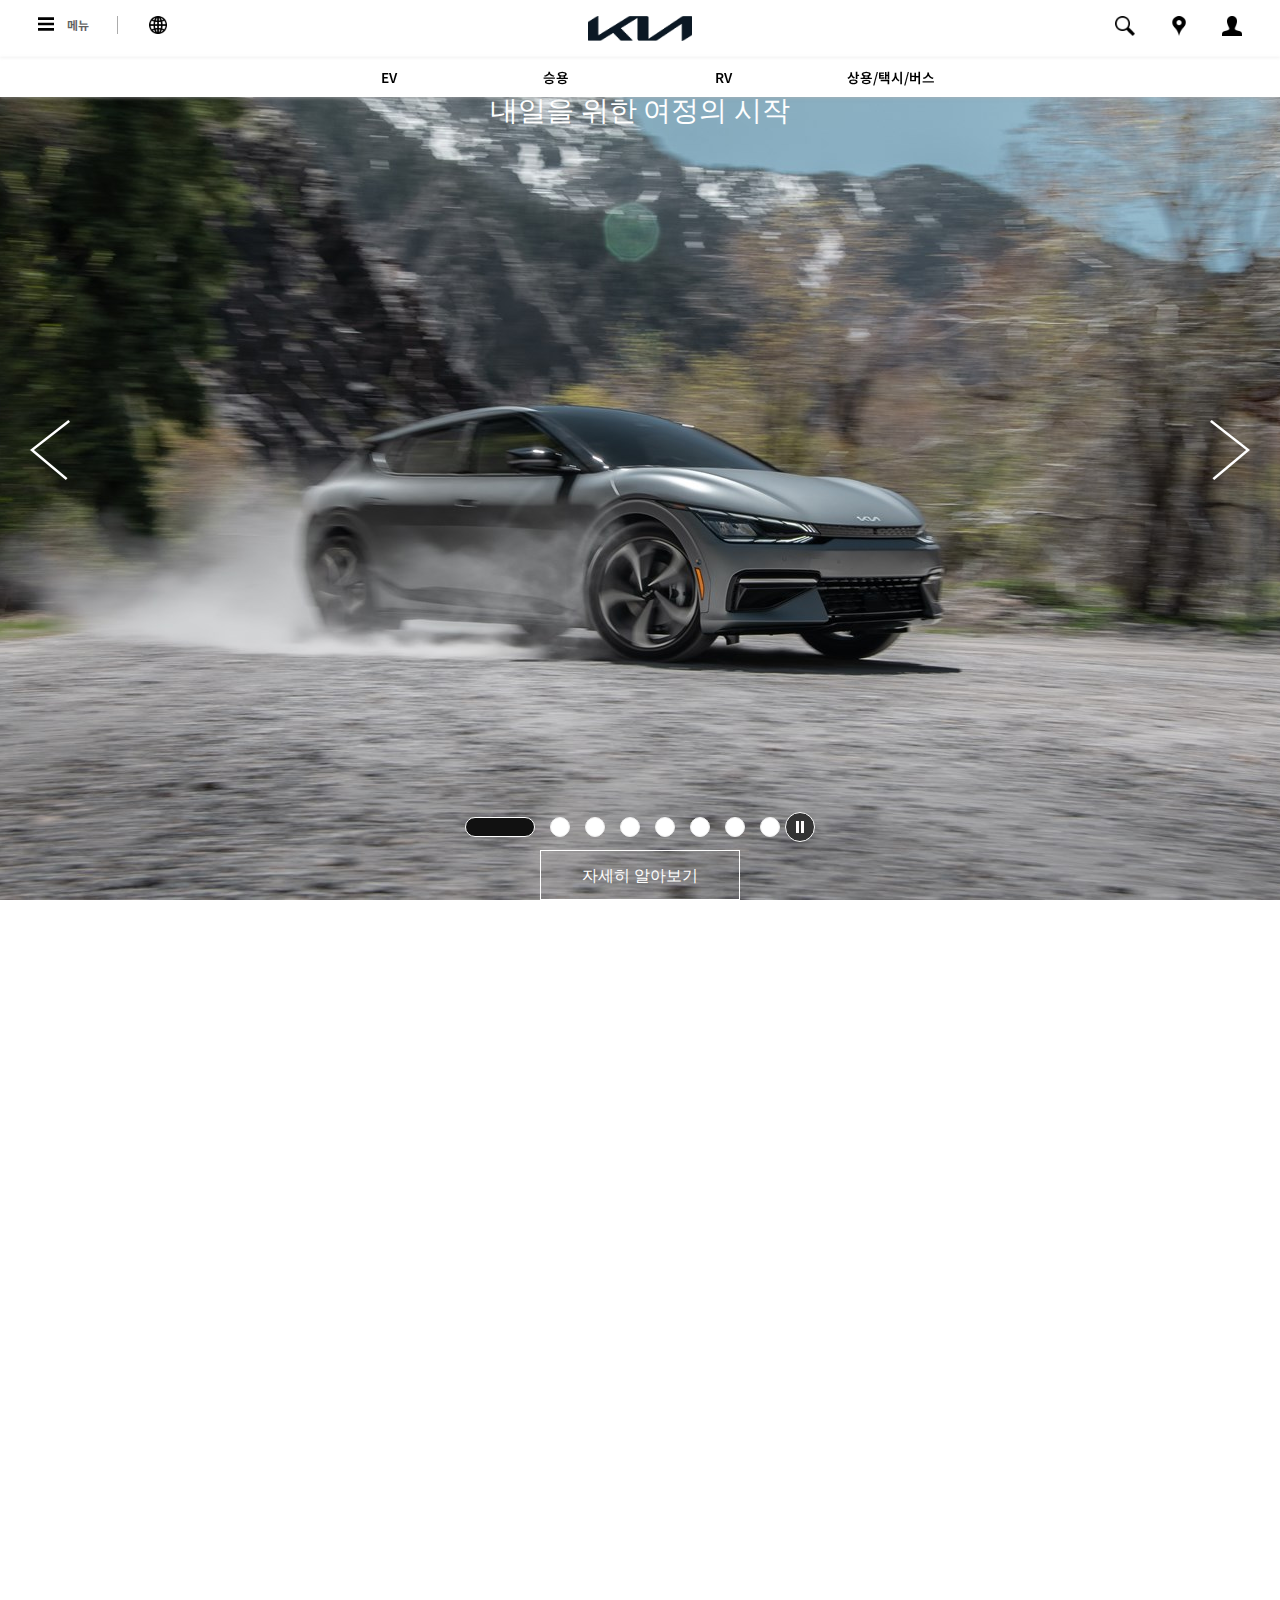
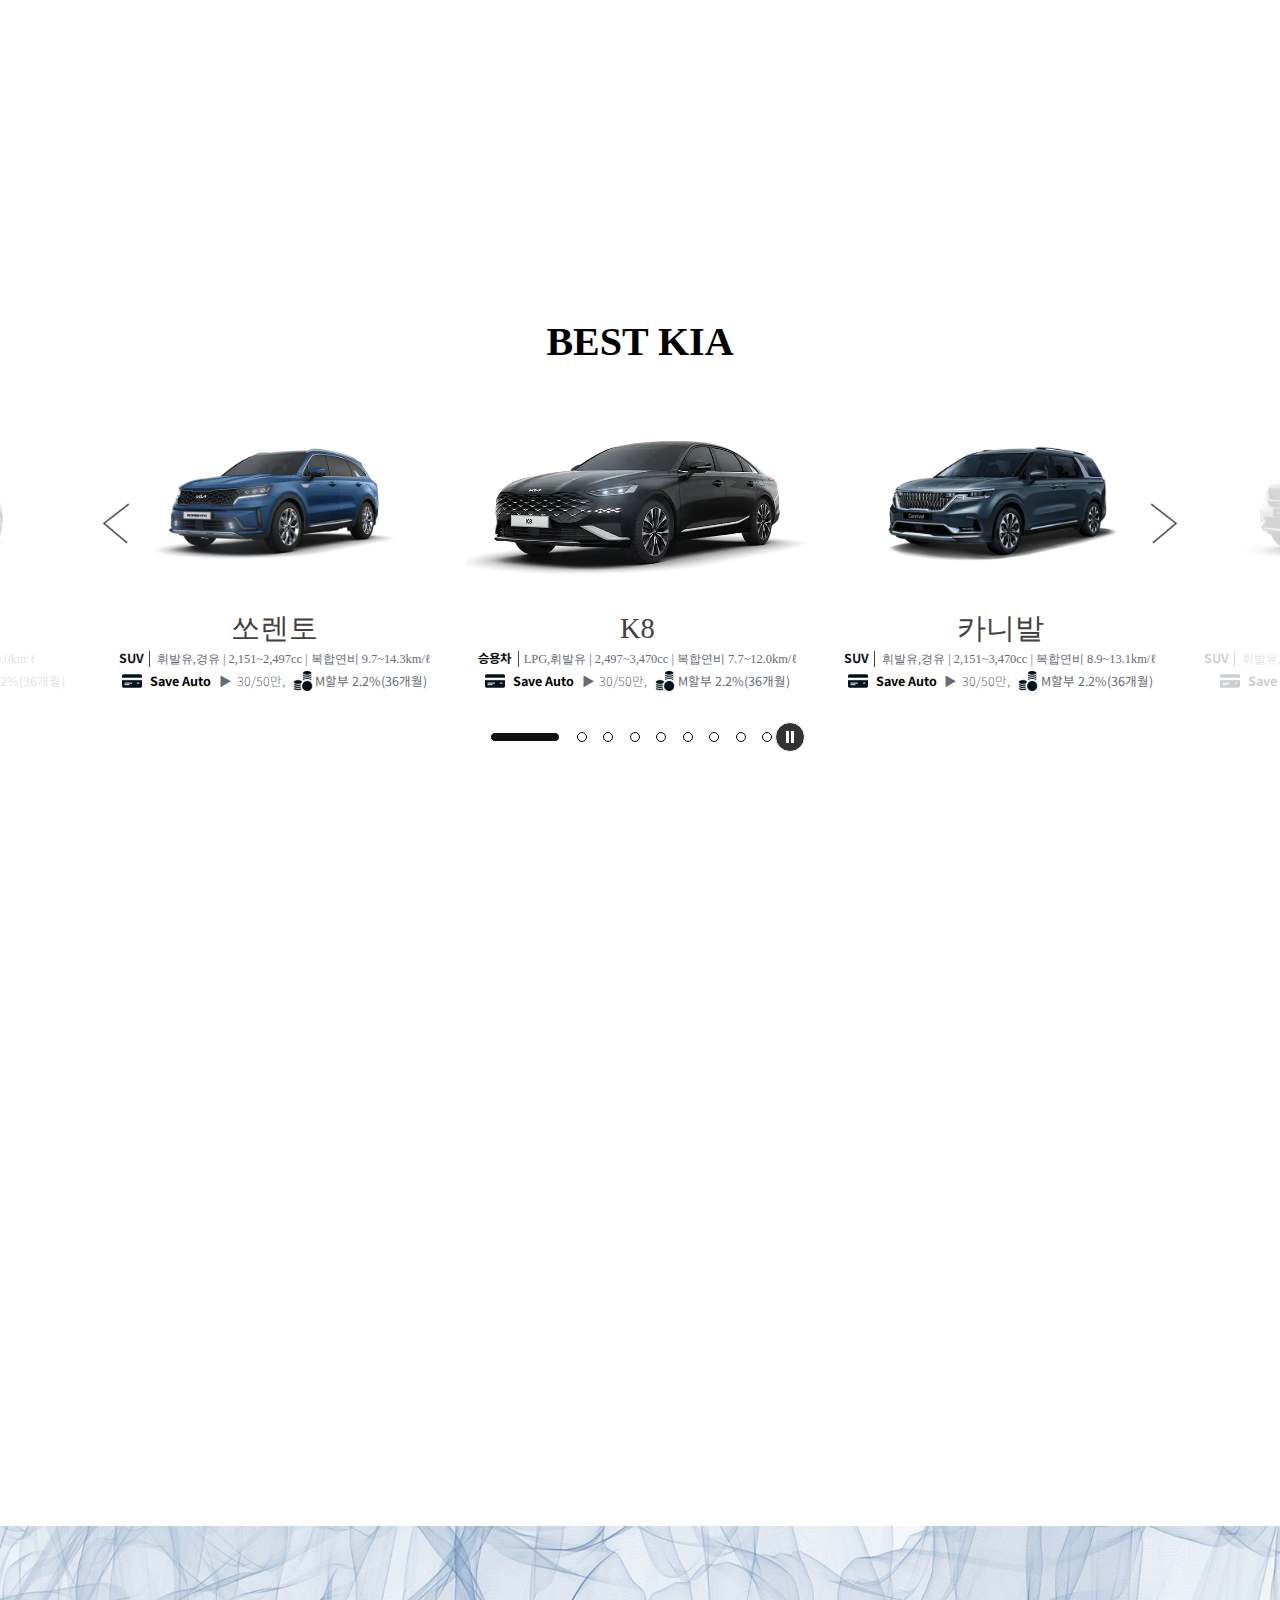
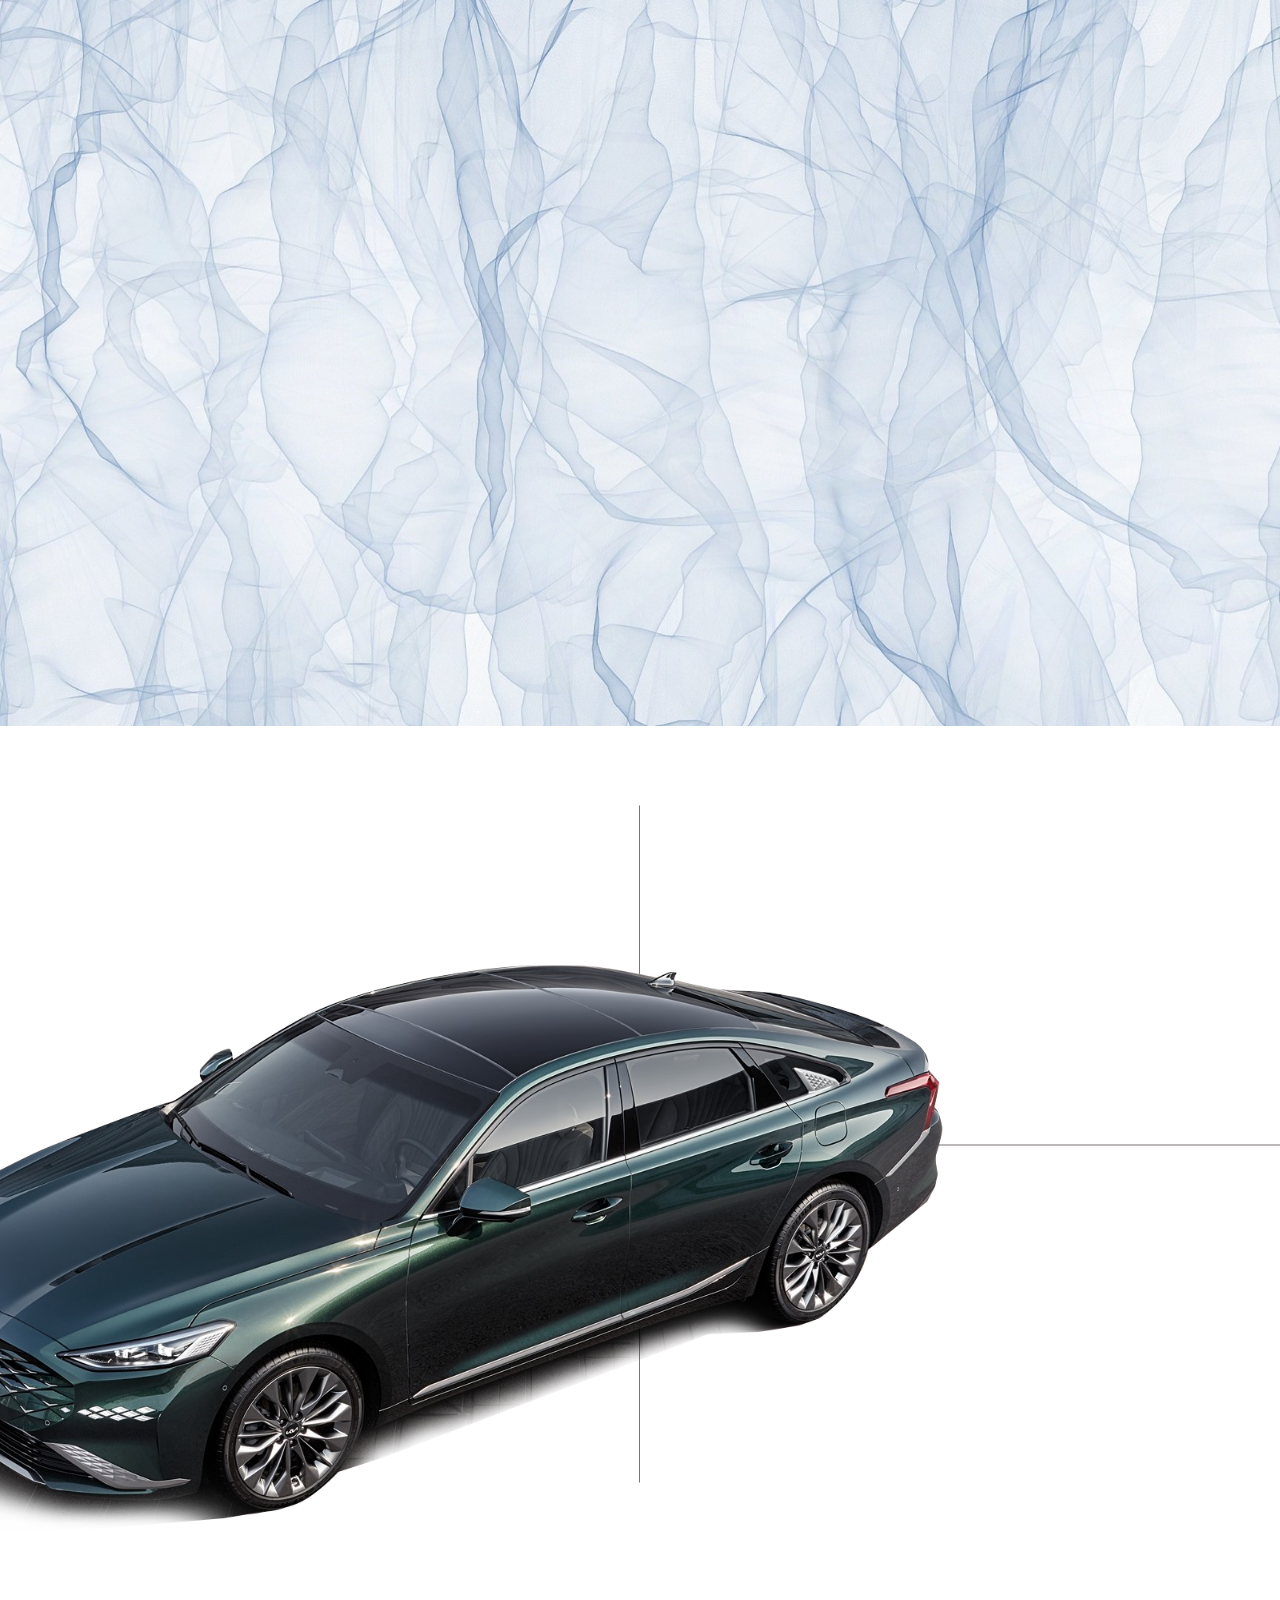
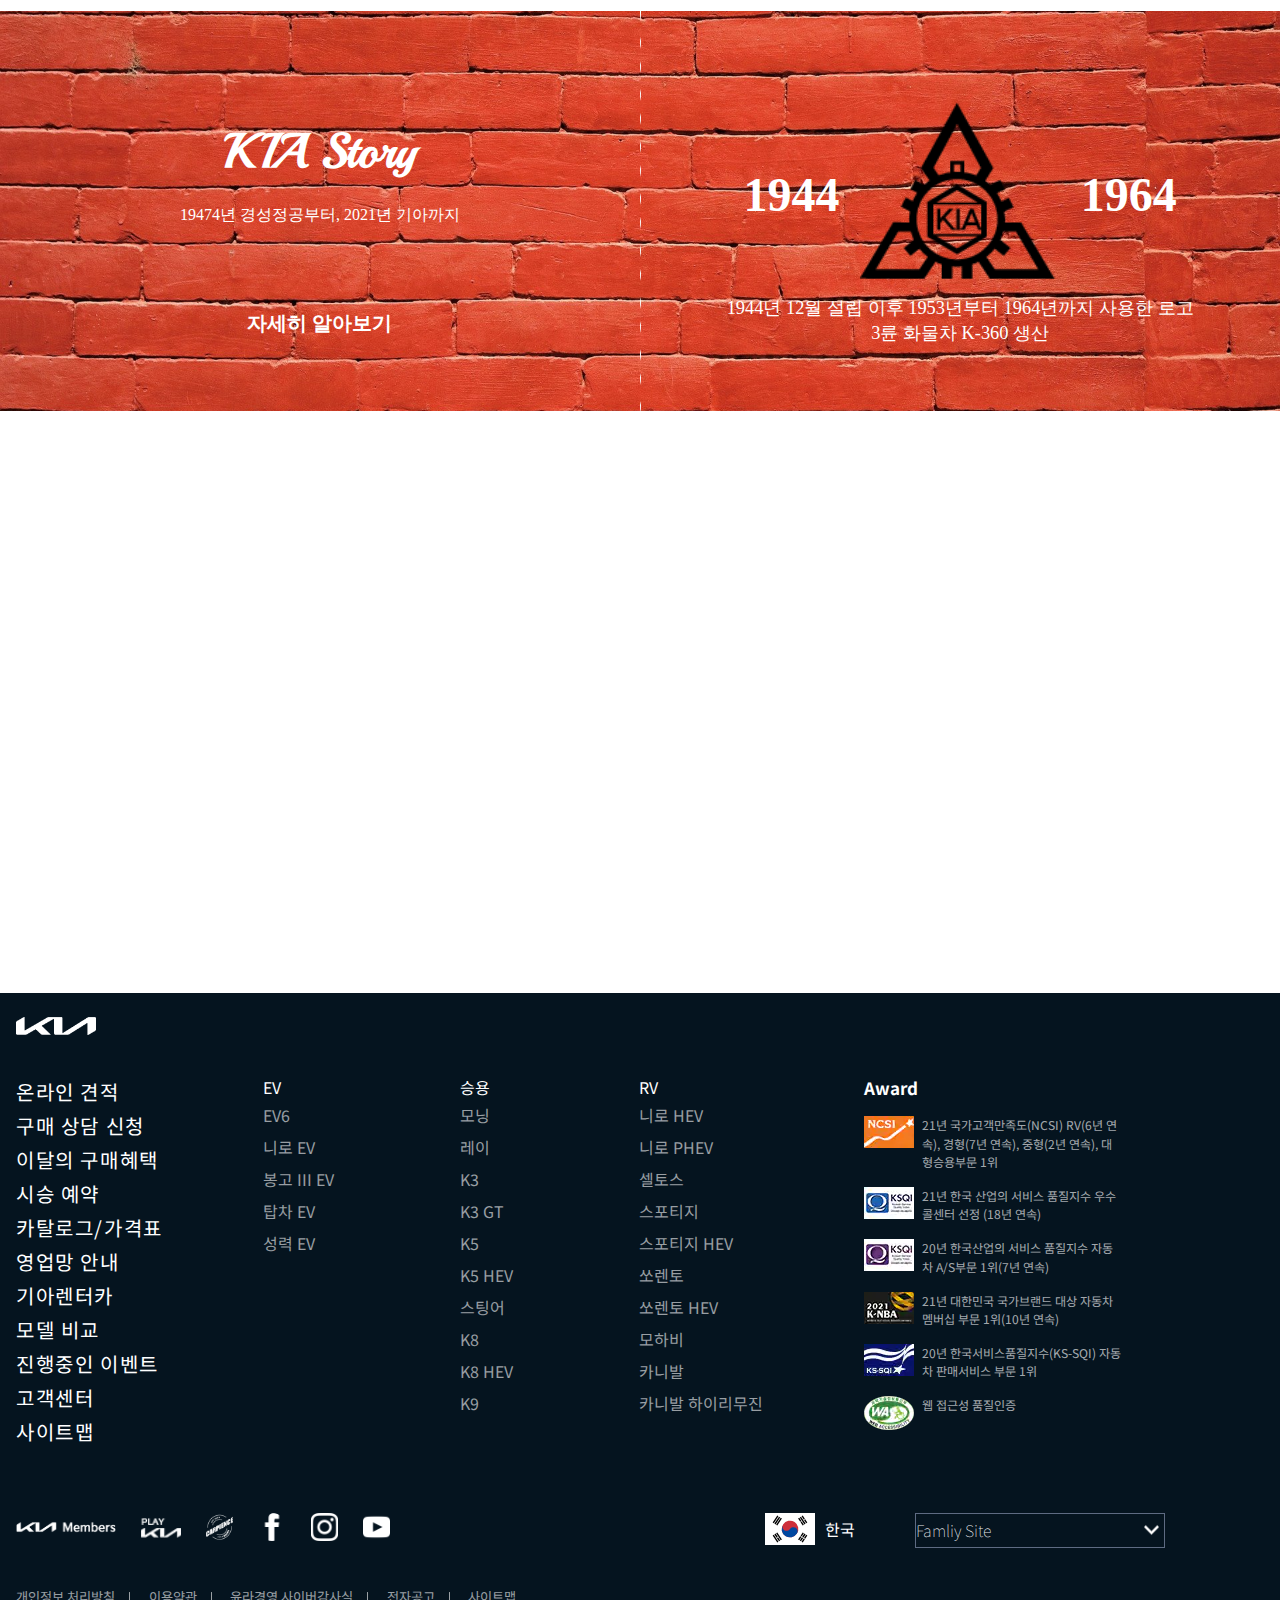
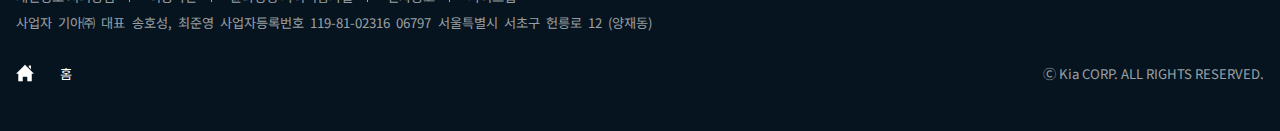
<file: index.html>
<!DOCTYPE html>
<html lang="en">

<head>
    <meta charset="UTF-8">
    <meta http-equiv="X-UA-Compatible" content="IE=edge">
    <meta name="viewport" content="width=device-width, initial-scale=1.0">
    <title>KIA</title>
    <link rel="stylesheet" href="css/index.css">
    <link rel="shortcut icon" href="favicon.ico" type="image/x-icon">
    <link rel="icon" href="favicon.ico" type="image/x-icon">
    <script src="js/header.js" defer></script>
    <script src="js/index.js" defer></script>
    <script src="js/footer.js" defer></script>
</head>
<body>
    <div id="wrap">
        <div class="header">
            <div class="inner-header">
                <div class="nav">
                    <div class="top-nav">
                        <div class="left-top-nav">
                            <ul>
                                <li class="sideBar"><span class="sideBar"></span><p>메뉴</p></li>
                                <li><a href="#"><span class="globe"></span></a></li>
                            </ul>
                        </div>
                        <div class="logo">
                            <a href="/KIA/">
                                <span class="hLogo"></span>
                            </a>
                        </div>
                        <div class="right-top-nav">
                            <ul>
                                <li><span class="search"></span></li>
                                <li><a href="#"><span class="location"></span></a></li>
                                <li><a href="/KIA/login"><span class="login"></span></a></li>
                            </ul>
                        </div>
                    </div>
                    <div class="bottom-nav">
                        <div class="gnb">
                            <ul>
                                <li><a href="#">EV</a>
                                    <ul class="gnbSub">
                                        <li><a href="#">EV6</a></li>
                                        <li><a href="#">니로 EV</a></li>
                                        <li><a href="#">봉고III EV</a></li>
                                        <li><a href="#">탑차 EV</a></li>
                                        <li><a href="#">성력 EV</a></li>
                                    </ul>
                                </li>
                                <li><a href="#">승용</a>
                                    <ul class="gnbSub">
                                        <li><a href="#">모닝</a></li>
                                        <li><a href="#">레이</a></li>
                                        <li><a href="#">K3</a></li>
                                        <li><a href="#">K3 GT</a></li>
                                        <li><a href="#">K5</a></li>
                                        <li><a href="#">K5 하이브리드</a></li>
                                        <li><a href="#">스팅어</a></li>
                                        <li><a href="#">K8</a></li>
                                        <li><a href="#">K8 하이브리드</a></li>
                                        <li><a href="#">K9</a></li>
                                    </ul>
                                </li>
                                <li><a href="#">RV</a>
                                    <ul class="gnbSub">
                                        <li><a href="#">니로</a></li>
                                        <li><a href="#">니로 플러그인 하이브리드</a></li>
                                        <li><a href="#">셀토스</a></li>
                                        <li><a href="#">스포티지</a></li>
                                        <li><a href="#">스포티지 하이브리드</a></li>
                                        <li><a href="#">쏘렌토</a></li>
                                        <li><a href="#">쏘렌토 하이브리드</a></li>
                                        <li><a href="#">모하비</a></li>
                                        <li><a href="#">카니발</a></li>
                                        <li><a href="#">카니발 하이리무진</a></li>
                                    </ul>
                                </li>
                                <li><a href="#">상용/택시/버스</a>
                                    <ul class="gnbSub">
                                        <li><a href="#">K5 택시</a></li>
                                        <li><a href="#">K8 택시</a></li>
                                        <li><a href="#">봉고III트럭</a></li>
                                        <li><a href="#">탑차</a></li>
                                        <li><a href="#">건설</a></li>
                                        <li><a href="#">성력</a></li>
                                        <li><a href="#">수송</a></li>
                                        <li><a href="#">그랜버드</a></li>
                                    </ul>
                                </li>
                            </ul>
                        </div>
                    </div>
                </div>
                <div class="sub-nav">
                    <div class="sub-nav-con">
                        <span class="nav-con"></span>
                    </div>
                </div>
                <div class="windowSearch">
                    <div class="searchCon">
                        <span class="searchClose"></span>
                        <form action="searchOk.do" method="POST" name="searchBox" id="searchBox">
                            <input type="search" name="search" id="search" placeholder="검색...">
                            <input type="button" name="searchOk"  id="searchOkBtn">
                        </form>
                    </div>
                </div>
            </div>
        </div>
        <div class="menu-con">
            <span class="close"></span>
            <div class="menuNav">
                <div class="top-menuNav">
                    <div class="left-menuNav">
                        <ul>
                            <li><a href="#">차량</a></li>
                            <li><a href="#">구매정보</a></li>
                            <li><a href="#">체험센터</a></li>
                            <li><a href="#">이벤트</a></li>
                            <li><a href="#">고객센터</a></li>
                        </ul>
                    </div>
                    <div class="right-menuNav">
                        <ul>
                            <li><a href="#">브랜드</a></li>
                            <li><a href="#">KIA EV</a></li>
                            <li><a href="#">기아 멤버스</a></li>
                        </ul>
                    </div>
                </div>
                <div class="bottom-menuNav">
                    <ul>
                        <li><a href="#">온라인 견적</a></li>
                        <li><a href="#">카탈로그/가격표</a></li>
                        <li><a href="#">이달의 구매혜택</a></li>
                        <li><a href="#">구매 상담 신청</a></li>
                        <li><a href="#">시승 예약</a></li>
                    </ul>
                </div>
            </div>
        </div>
        <div class="windowLogin">
            <div class="loginCon">
                <form action="loginOk.do" method="POST" name="loginForm" id="loginForm">
                    <div class="login-title">
                        <h1 class="login-title-con">
                            <img src="img/logo.png" alt="login-logo">
                        </h1>
                        <p class="myKia">My KIA</p>
                    </div>
                    <div class="login-con">
                        <label>이메일 로그인</label>
                        <input type="email" name="userId" id="userId" placeholder="이메일 주소">
                        <input type="password" name="userPw" id="userPw" placeholder="비밀번호">
                        <input type="button" name="loginBtn" id="loginBtn" value="로그인">
                        <p><a href="#">아이디 찾기</a><a href="#">비밀번호 초기화</a></p>
                        <p>기아 통합계정에 가입하지 않으셨나요?<a href="/KIA/join">회원가입</a></p>
                    </div>
                </form>
                <p>COPYRIGHT © KIA CORP. ALL RIGHTS RESERVED.</p>
            </div>
        </div>
        <div class="container">
            <div class="inner-container">
                <div class="index">
                    <div class="sections">
                        <div class="section sec1">
                            <div class="sec-con">
                                <div class="gallery">
                                    <ul>
                                        <li class="fadeIn">
                                            <div class="sec1-con">
                                                <div class="sec1-txt sec1TxtAnima">
                                                    <h1><img src="img/ev6.png" alt="ev6"></h1>
                                                    <p>내일을 위한 여정의 시작</p>
                                                </div>
                                                <a href="#" class="sec1aAnima">
                                                    <span>자세히 알아보기</span>
                                                </a>
                                            </div>
                                        </li>
                                        <li>
                                            <div class="sec1-con">
                                                <div class="sec1-txt">
                                                    <h1><img src="img/sportage.png" alt="sportage"></h1>
                                                    <p>궁금한 그곳으로, 나를</p>
                                                </div>
                                                <a href="#">
                                                    <span>자세히 알아보기</span>
                                                </a>
                                            </div>
                                        </li>
                                        <li>
                                            <div class="sec1-con">
                                                <div class="sec1-txt">
                                                    <h1><img src="img/k8.png" alt="k8"></h1>
                                                    <p>영감은 낯선 것으로부터</p>
                                                </div>
                                                <a href="#">
                                                    <span>자세히 알아보기</span>
                                                </a>
                                            </div>
                                        </li>
                                        <li>
                                            <div class="sec1-con">
                                                <div class="sec1-txt">
                                                    <h1><img src="img/k9.png" alt="k9"></h1>
                                                    <p>Masters that inspire</p>
                                                </div>
                                                <a href="#">
                                                    <span>자세히 알아보기</span>
                                                </a>
                                            </div>
                                        </li>
                                        <li>
                                            <div class="sec1-con">
                                                <div class="sec1-txt">
                                                    <h1><img src="img/k3.png" alt="k3"></h1>
                                                    <p>나만의 완성을 향해</p>
                                                </div>
                                                <a href="#">
                                                    <span>자세히 알아보기</span>
                                                </a>
                                            </div>
                                        </li>
                                        <li>
                                            <div class="sec1-con">
                                                <div class="sec1-txt">
                                                    <h1><img src="img/k5.png" alt="k5"></h1>
                                                    <p>Play Interactive </p>
                                                </div>
                                                <a href="#">
                                                    <span>자세히 알아보기</span>
                                                </a>
                                            </div>
                                        </li>
                                        <li>
                                            <div class="sec1-con">
                                                <div class="sec1-txt">
                                                    <h1><img src="img/stinger.png" alt="stinger"></h1>
                                                    <p>이 시대 마이스터를 위하여</p>
                                                </div>
                                                <a href="#">
                                                    <span>자세히 알아보기</span>
                                                </a>
                                            </div>
                                        </li>
                                        <li>
                                            <div class="sec1-con">
                                                <div class="sec1-txt">
                                                    <h1><img src="img/seltos.png" alt="seltos"></h1>
                                                    <p>하이클래스 소형 SUV, The 2022 셀토스</p>
                                                </div>
                                                <a href="#">
                                                    <span>자세히 알아보기</span>
                                                </a>
                                            </div>
                                        </li>
                                    </ul>
                                </div>
                                <div class="centerBtn">
                                    <span class="arrow arrowLeft overOut"></span>
                                    <span class="arrow arrowRight overOut"></span>
                                </div>
                                <div class="bCon">
                                    <div class="items">
                                        <ul>
                                            <li class="on overOut"></li>
                                            <li class="overOut"></li>
                                            <li class="overOut"></li>
                                            <li class="overOut"></li>
                                            <li class="overOut"></li>
                                            <li class="overOut"></li>
                                            <li class="overOut"></li>
                                            <li class="overOut"></li>
                                            <li>
                                                <button type="button"></button>
                                            </li>
                                        </ul>
                                    </div>
                                </div>
                            </div>
                        </div>
                        <div class="section sec2">
                            <div class="sec2-con">
                                <div class="sec2-title">
                                    <h1>Movement that inspires</h1>
                                    <div class="title-box">
                                        <a href="#"><span>기아와 함께</span></a>
                                        <div class="sec2-detail">
                                            <a href="#"><span>자세히 알아보기</span></a>
                                            <div class="btn-con">
                                                <a href="#"><span>온라인 견적</span></a>
                                                <a href="#"><span>구매 상담</span></a>
                                                <a href="#"><span>이달의 구매혜택</span></a>
                                                <a href="#"><span>시승 신청</span></a>
                                                <a href="#"><span>카탈로그/가격표</span></a>
                                            </div>
                                        </div>
                                    </div>
                                </div>
                                <div class="sec2-main">
                                    <div class="sec2-left">
                                        <a href="#">
                                            <img src="img/sec2-1.jpg" alt="ev6">
                                            <div class="secreatBox">
                                                <span>KIA EV</span>
                                            </div>
                                        </a>
                                    </div>
                                    <div class="sec2-right">
                                        <a href="#">
                                            <img src="img/sec2-2.jpg" alt="k8">
                                            <div class="secreatBox">
                                                <span>K-Series</span>
                                            </div>
                                        </a>
                                    </div>
                                </div>
                            </div>
                        </div>
                        <div class="section sec3">
                            <div class="sec3-con">
                                <div class="sec3-title">
                                    <h1 class="sec3Title">
                                        BEST KIA
                                    </h1>
                                </div>
                                <div class="banner">
                                    <ul>
                                        <li>
                                            <a href="#">
                                                <div class="sec3LiCon">
                                                    <span class="topImg">
                                                        <img src="img/bestkia_k8.webp" alt="k8">
                                                    </span>
                                                    <span class="name">K8</span>
                                                    <span class="info">
                                                        <strong>승용차</strong>
                                                        LPG,휘발유 | 2,497~3,470cc | 복합연비 7.7~12.0km/ℓ
                                                    </span>
                                                    <div class="benefit">
                                                        <p class="saveIcon">Save Auto
                                                            <span>30/50만,</span>
                                                        </p>
                                                        <p class="saveIcon2">
                                                            <span>M할부 2.2%(36개월)</span>
                                                        </p>
                                                    </div>
                                                </div>
                                            </a>
                                        </li>
                                        <li>
                                            <a href="#">
                                                <div class="sec3LiCon">
                                                    <span class="topImg">
                                                        <img src="img/bestkia_4thcarnival.webp" alt="카니발">
                                                    </span>
                                                    <span class="name">카니발</span>
                                                    <span class="info">
                                                        <strong>SUV</strong>
                                                        휘발유,경유 | 2,151~3,470cc | 복합연비 8.9~13.1km/ℓ
                                                    </span>
                                                    <div class="benefit">
                                                        <p class="saveIcon">Save Auto
                                                            <span>30/50만,</span>
                                                        </p>
                                                        <p class="saveIcon2">
                                                            <span>M할부 2.2%(36개월)</span>
                                                        </p>
                                                    </div>
                                                </div>
                                            </a>
                                        </li>
                                        <li>
                                            <a href="#">
                                                <div class="sec3LiCon">
                                                    <span class="topImg">
                                                        <img src="img/bestkia_seltos.webp" alt="seltos">
                                                    </span>
                                                    <span class="name">셀토스</span>
                                                    <span class="info">
                                                        <strong>SUV</strong>
                                                        휘발유,경유 | 1,591~1,598cc | 복합연비 10.9~17.1km/ℓ
                                                    </span>
                                                    <div class="benefit">
                                                        <p class="saveIcon">Save Auto
                                                            <span>30만,</span>
                                                        </p>
                                                        <p class="saveIcon2">
                                                            <span>M할부 2.2%(36개월)</span>
                                                        </p>
                                                    </div>
                                                </div>
                                            </a>
                                        </li>
                                        <li>
                                            <a href="#">
                                                <div class="sec3LiCon">
                                                    <span class="topImg">
                                                        <img src="img/bestkia_k3.webp" alt="k3">
                                                    </span>
                                                    <span class="name">K3</span>
                                                    <span class="info">
                                                        <strong>승용차</strong>
                                                        휘발유 | 1,598cc | 복합연비 14.1~15.2km/ℓ
                                                    </span>
                                                    <div class="benefit">
                                                        <p class="saveIcon">Save Auto
                                                            <span>20/30만,</span>
                                                        </p>
                                                        <p class="saveIcon2">
                                                            <span>M할부 2.2%(36개월)</span>
                                                        </p>
                                                    </div>
                                                </div>
                                            </a>
                                        </li>
                                        <li>
                                            <a href="#">
                                                <div class="sec3LiCon">
                                                    <span class="topImg">
                                                        <img src="img/bestkia_k5.png" alt="k5">
                                                    </span>
                                                    <span class="name">K5</span>
                                                    <span class="info">
                                                        <strong>승용차</strong>
                                                        휘발유 | 1,598~1,999cc | 복합연비 10.9~13.6km/ℓ
                                                    </span>
                                                    <div class="benefit">
                                                        <p class="saveIcon">Save Auto
                                                            <span>30/50만,</span>
                                                        </p>
                                                        <p class="saveIcon2">
                                                            <span>M할부 2.2%(36개월)</span>
                                                        </p>
                                                    </div>
                                                </div>
                                            </a>
                                        </li>
                                        <li>
                                            <a href="#">
                                                <div class="sec3LiCon">
                                                    <span class="topImg">
                                                        <img src="img/bestkia_mohave.webp" alt="mohabe">
                                                    </span>
                                                    <span class="name">모하비</span>
                                                    <span class="info">
                                                        <strong>SUV</strong>
                                                        경유 | 2,959cc | 복합연비 9.2~9.4km/ℓ
                                                    </span>
                                                    <div class="benefit">
                                                        <p class="saveIcon">Save Auto
                                                            <span>30/50만,</span>
                                                        </p>
                                                        <p class="saveIcon2">
                                                            <span>M할부 1.0%(36개월)</span>
                                                        </p>
                                                    </div>
                                                </div>
                                            </a>
                                        </li>
                                        <li>
                                            <a href="#">
                                                <div class="sec3LiCon">
                                                    <span class="topImg">
                                                        <img src="img/header-18.webp" alt="sportage">
                                                    </span>
                                                    <span class="name">스포티지</span>
                                                    <span class="info">
                                                        <strong>SUV</strong>
                                                        휘발유,경유 | 1,591~1,598cc | 복합연비 10.9~17.1km/ℓ
                                                    </span>
                                                    <div class="benefit">
                                                        <p class="saveIcon">Save Auto
                                                            <span>30/50만,</span>
                                                        </p>
                                                        <p class="saveIcon2">
                                                            <span>M할부 2.2%(36개월)</span>
                                                        </p>
                                                    </div>
                                                </div>
                                            </a>
                                        </li>
                                        <li>
                                            <a href="#">
                                                <div class="sec3LiCon">
                                                    <span class="topImg">
                                                        <img src="img/bestkia_ray.png" alt="ray">
                                                    </span>
                                                    <span class="name">레이</span>
                                                    <span class="info">
                                                        <strong>SUV</strong>
                                                        휘발유 | 998cc | 복합연비 10.9~13.0km/ℓ
                                                    </span>
                                                    <div class="benefit">
                                                        <p class="saveIcon">Save Auto
                                                            <span>30/50만,</span>
                                                        </p>
                                                        <p class="saveIcon2">
                                                            <span>M할부 2.2%(36개월)</span>
                                                        </p>
                                                    </div>
                                                </div>
                                            </a>
                                        </li>
                                        <li>
                                            <a href="#">
                                                <div class="sec3LiCon">
                                                    <span class="topImg">
                                                        <img src="img/bestkia_4thgensorento.webp" alt="sorento">
                                                    </span>
                                                    <span class="name">쏘렌토</span>
                                                    <span class="info">
                                                        <strong>SUV</strong>
                                                        휘발유,경유 | 2,151~2,497cc | 복합연비 9.7~14.3km/ℓ
                                                    </span>
                                                    <div class="benefit">
                                                        <p class="saveIcon">Save Auto
                                                            <span>30/50만,</span>
                                                        </p>
                                                        <p class="saveIcon2">
                                                            <span>M할부 2.2%(36개월)</span>
                                                        </p>
                                                    </div>
                                                </div>
                                            </a>
                                        </li>
                                    </ul>
                                </div>
                                <span class="arrow arrowLeft overOut"></span>
                                <span class="arrow arrowRight overOut"></span>
                                <div class="sec3bCon">
                                    <div class="sec3Items">
                                        <ul>
                                            <li class="on overOut'"></li>
                                            <li class="overOut"></li>
                                            <li class="overOut"></li>
                                            <li class="overOut"></li>
                                            <li class="overOut"></li>
                                            <li class="overOut"></li>
                                            <li class="overOut"></li>
                                            <li class="overOut"></li>
                                            <li class="overOut"></li>
                                            <li>
                                                <button type="button" class="overOut"></button>
                                            </li>
                                        </ul>
                                    </div>
                                </div>
                            </div>
                        </div>
                        <div class="section sec4">
                            <div class="sec4-con">
                                <div class="sec4-title">
                                    <h1>NEW KIA</h1>
                                </div>
                                <div class="sec4-contents">
                                    <ul>
                                        <li>
                                            <div class="ev6ConBox">
                                                <div class="con-box">
                                                    <h2>Inspiring every journey</h2>
                                                    <p>우리의 삶과 지구의 내일까지 변화시킬
                                                        EV6의 의미 있는 여정에 함께해보세요.</p>
                                                    <a href="#">
                                                        <span>자세히 알아보기</span>
                                                    </a>
                                                </div>
                                            </div>
                                        </li>
                                        <li>
                                            <div class="sportageConBox">
                                                <div class="con-box">
                                                    <h2>궁금한 그곳으로, 나를<br>
                                                        Discover your world
                                                    </h2>
                                                    <h1>The all-new Sportage</h1>
                                                    <p>혁신적 공간의 고품격 준중형SUV</p>
                                                    <a href="#">
                                                        <span>자세히 알아보기</span>
                                                    </a>
                                                </div>
                                                <div class="con-img">
                                                    <img src="img/sportage_item.jpg" alt="sportage">
                                                </div>

                                            </div>
                                        </li>
                                        <li>
                                            <div class="k8ConBox">
                                                <div class="con-box">
                                                    <h1>The Outstanding, The Kia K8</h1>
                                                    <p>어색하고, 낯설고. 모든 새로움은 그렇게 시작합니다. <br>
                                                        지금 K8과 낯선 여정을 함께 하세요</p>
                                                    <a href="#">
                                                        <span>자세히 알아보기</span>
                                                    </a>
                                                </div>
                                                <div class="con-img">
                                                    <img src="img/k8_hev-0.png" alt="k8">
                                                </div>
                                            </div>
                                        </li>
                                    </ul>
                                </div>
                            </div>
                        </div>
                        <div class="section sec5">
                            <div class="sec5-con">
                                <div class="sec5Left">
                                    <h1>KIA Story</h1>
                                    <p>
                                        19474년 경성정공부터, 2021년 기아까지
                                    </p>
                                    <a href="#">
                                        <span>자세히 알아보기</span>
                                    </a>
                                </div>
                                <div class="pointLine"></div>
                                <div class="sec5Right">
                                    <div class="sec5gallery">
                                        <ul>
                                            <li class="sec5Anime"><a href="#">
                                                    <div class="sec5Imgcon">
                                                        <img src="img/kiaLogo1th.png" alt="kiaLogo1th">
                                                    </div>
                                                    <div class="sec5Txt">
                                                        <p>1944년 12월 설립 이후 1953년부터 1964년까지 사용한 로고 <br>
                                                            3륜 화물차 K-360 생산</p>
                                                    </div>
                                                </a></li>
                                            <li><a href="#">
                                                    <div class="sec5Imgcon">
                                                        <img src="img/kiaLogo2th.png" alt="kiaLogo2th">
                                                    </div>
                                                    <div class="sec5Txt">
                                                        <p>화성 소하리 공장 준공, 최초 국산 승용차 브리사 출시 <br>
                                                            완성차 첫 수출 , 국내 최초 다목적 차 봉고 출시</p>
                                                    </div>
                                                </a></li>
                                            <li><a href="#">
                                                    <div class="sec5Imgcon">
                                                        <img src="img/kiaLogo3th.png" alt="kiaLogo3th">
                                                    </div>
                                                    <div class="sec5Txt">
                                                        <p>
                                                            화성공장 준공, 미국 현지 법인 KMA 설립 <br>
                                                            세계 최초 승용형 SUV 스포티지 출시
                                                        </p>
                                                    </div>
                                                </a></li>
                                            <li><a href="#">
                                                    <div class="sec5Imgcon">
                                                        <img src="img/kiaLogo4th.png" alt="kiaLogo4th">
                                                    </div>
                                                    <div class="sec5Txt">
                                                        <p>국내 최초 정통 미니밴 카니발 출시 <br>
                                                            한국 품질대상 수상, 세계 3대 디자인상 그랜드슬램 달성</p>
                                                    </div>
                                                </a></li>
                                            <li><a href="#">
                                                    <div class="sec5Imgcon">
                                                        <img src="img/kiaLogo5th.png" alt="kiaLogo5th">
                                                    </div>
                                                    <div class="sec5Txt">
                                                        <p>럭셔리 세단 K8 출시, 고성능 전기차 EV-6 출시</p>
                                                    </div>
                                                </a></li>
                                        </ul>
                                    </div>
                                    <div class="timer">
                                        <div class="since">

                                            <ul class="sinceYear">
                                                <li>1944</li>
                                                <li>1945</li>
                                                <li>1946</li>
                                                <li>1947</li>
                                                <li>1948</li>
                                                <li>1949</li>
                                                <li>1950</li>
                                                <li>1951</li>
                                                <li>1952</li>
                                                <li>1953</li>
                                                <li>1954</li>
                                                <li>1955</li>
                                                <li>1956</li>
                                                <li>1957</li>
                                                <li>1958</li>
                                                <li>1959</li>
                                                <li>1960</li>
                                                <li>1961</li>
                                                <li>1962</li>
                                                <li>1963</li>
                                                <li>1964</li>
                                                <li>1965</li>
                                                <li>1966</li>
                                                <li>1967</li>
                                                <li>1968</li>
                                                <li>1969</li>
                                                <li>1970</li>
                                                <li>1971</li>
                                                <li>1972</li>
                                                <li>1973</li>
                                                <li>1974</li>
                                                <li>1975</li>
                                                <li>1976</li>
                                                <li>1977</li>
                                                <li>1978</li>
                                                <li>1979</li>
                                                <li>1980</li>
                                                <li>1981</li>
                                                <li>1982</li>
                                                <li>1983</li>
                                                <li>1984</li>
                                                <li>1985</li>
                                                <li>1986</li>
                                                <li>1987</li>
                                                <li>1988</li>
                                                <li>1989</li>
                                                <li>1990</li>
                                                <li>1991</li>
                                                <li>1992</li>
                                                <li>1993</li>
                                                <li>1994</li>
                                                <li>1995</li>
                                                <li>1996</li>
                                                <li>1997</li>
                                                <li>1998</li>
                                                <li>1999</li>
                                                <li>2000</li>
                                                <li>2001</li>
                                                <li>2002</li>
                                                <li>2003</li>
                                                <li>2004</li>
                                                <li>2005</li>
                                                <li>2006</li>
                                                <li>2007</li>
                                                <li>2008</li>
                                                <li>2009</li>
                                                <li>2010</li>
                                                <li>2011</li>
                                                <li>2012</li>
                                                <li>2013</li>
                                                <li>2014</li>
                                                <li>2015</li>
                                                <li>2016</li>
                                                <li>2017</li>
                                                <li>2018</li>
                                                <li>2019</li>
                                                <li>2020</li>
                                                <li>2021</li>
                                                <li>2022</li>
                                            </ul>
                                        </div>
                                        <div class="to">
                                            <ul class="toYear">
                                                <li>1944</li>
                                                <li>1945</li>
                                                <li>1946</li>
                                                <li>1947</li>
                                                <li>1948</li>
                                                <li>1949</li>
                                                <li>1950</li>
                                                <li>1951</li>
                                                <li>1952</li>
                                                <li>1953</li>
                                                <li>1954</li>
                                                <li>1955</li>
                                                <li>1956</li>
                                                <li>1957</li>
                                                <li>1958</li>
                                                <li>1959</li>
                                                <li>1960</li>
                                                <li>1961</li>
                                                <li>1962</li>
                                                <li>1963</li>
                                                <li>1964</li>
                                                <li>1965</li>
                                                <li>1966</li>
                                                <li>1967</li>
                                                <li>1968</li>
                                                <li>1969</li>
                                                <li>1970</li>
                                                <li>1971</li>
                                                <li>1972</li>
                                                <li>1973</li>
                                                <li>1974</li>
                                                <li>1975</li>
                                                <li>1976</li>
                                                <li>1977</li>
                                                <li>1978</li>
                                                <li>1979</li>
                                                <li>1980</li>
                                                <li>1981</li>
                                                <li>1982</li>
                                                <li>1983</li>
                                                <li>1984</li>
                                                <li>1985</li>
                                                <li>1986</li>
                                                <li>1987</li>
                                                <li>1988</li>
                                                <li>1989</li>
                                                <li>1990</li>
                                                <li>1991</li>
                                                <li>1992</li>
                                                <li>1993</li>
                                                <li>1994</li>
                                                <li>1995</li>
                                                <li>1996</li>
                                                <li>1997</li>
                                                <li>1998</li>
                                                <li>1999</li>
                                                <li>2000</li>
                                                <li>2001</li>
                                                <li>2002</li>
                                                <li>2003</li>
                                                <li>2004</li>
                                                <li>2005</li>
                                                <li>2006</li>
                                                <li>2007</li>
                                                <li>2008</li>
                                                <li>2009</li>
                                                <li>2010</li>
                                                <li>2011</li>
                                                <li>2012</li>
                                                <li>2013</li>
                                                <li>2014</li>
                                                <li>2015</li>
                                                <li>2016</li>
                                                <li>2017</li>
                                                <li>2018</li>
                                                <li>2019</li>
                                                <li>2020</li>
                                                <li>2021</li>
                                                <li>~</li>
                                            </ul>
                                        </div>
                                    </div>
                                </div>
                            </div>
                        </div>
                        <div class="section sec6">
                            <div class="sec6-con">
                                <div class="sec6-title">
                                    <h1>KIA NEWS</h1>
                                </div>
                                <div class="sec6-con">
                                    <ul>
                                        <li><a href="#">
                                                <div class="sec6Li-top">
                                                    <img src="img/kia_360.jpg" alt="kia_360">
                                                </div>
                                                <div class="sec6Li-bottom">
                                                    <span>2021.08.12</span>
                                                    <p>기아, 브랜드 체험공간 'Kia360' 리뉴얼 오픈</p>
                                                </div>
                                            </a></li>
                                        <li><a href="#">
                                                <div class="sec6Li-top">
                                                    <img src="img/kia_ev_member.jpg" alt="ev_member">
                                                </div>
                                                <div class="sec6Li-bottom">
                                                    <span>2021.08.11</span>
                                                    <p>기아, 전기차 고객 특화 프로그램 '가아 EV 멤버스' 출시</p>
                                                </div>
                                            </a></li>
                                        <li><a href="#">
                                                <div class="sec6Li-top">
                                                    <img src="img/kia_gangseo_flagship_store_open.jpg" alt="">
                                                </div>
                                                <div class="sec6Li-bottom">
                                                    <span>2021.08.05</span>
                                                    <p>'기아 강서 플래그 십 스토어' 개관'</p>
                                                </div>
                                            </a></li>
                                        <li><a href="#">
                                                <div class="sec6Li-top">
                                                    <img src="img/ev6_ew.jpg" alt="ev_rw">
                                                </div>
                                                <div class="sec6Li-bottom">
                                                    <span>~2021.12.31</span>
                                                    <p>경쟁사와 차별화된 EV6만의 특화 보증연장상품 제공</p>
                                                </div>
                                            </a></li>
                                    </ul>
                                </div>
                            </div>
                        </div>
                    </div>
                </div>
            </div>
        </div>
        <div class="footer">
            <div class="inner-footer">
                <div class="fSections">
                    <div class="fSection sec1">
                        <h1 class="fSecLogo"><img src="img/logo-white.png" alt="logo"></h1>
                        <div class="footer-con">
                            <div class="footer-menu">
                                <ul>
                                    <li><a href="#">온라인 견적</a></li>
                                    <li><a href="#">구매 상담 신청</a></li>
                                    <li><a href="#">이달의 구매혜택</a></li>
                                    <li><a href="#">시승 예약</a></li>
                                    <li><a href="#">카탈로그/가격표</a></li>
                                    <li><a href="#">영업망 안내</a></li>
                                    <li><a href="#">기아렌터카</a></li>
                                    <li><a href="#">모델 비교</a></li>
                                    <li><a href="#">진행중인 이벤트</a></li>
                                    <li><a href="#">고객센터</a></li>
                                    <li><a href="#">사이트맵</a></li>
                                </ul>
                            </div>
                            <div class="footer-models">
                                <div class="model-box">
                                    <div class="model-box-title">EV</div>
                                    <ul>
                                        <li><a href="#">EV6</a></li>
                                        <li><a href="#">니로 EV</a></li>
                                        <li><a href="#">봉고 III EV</a></li>
                                        <li><a href="#">탑차 EV</a></li>
                                        <li><a href="#">성력 EV</a></li>
                                    </ul>
                                </div>
                                <div class="model-box">
                                    <div class="model-box-title">승용</div>
                                    <ul>
                                        <li><a href="#">모닝</a></li>
                                        <li><a href="#">레이</a></li>
                                        <li><a href="#">K3</a></li>
                                        <li><a href="#">K3 GT</a></li>
                                        <li><a href="#">K5</a></li>
                                        <li><a href="#">K5 HEV</a></li>
                                        <li><a href="#">스팅어</a></li>
                                        <li><a href="#">K8</a></li>
                                        <li><a href="#">K8 HEV</a></li>
                                        <li><a href="#">K9</a></li>
                                    </ul>
                                </div>
                                <div class="model-box">
                                    <div class="model-box-title">RV</div>
                                    <ul>
                                        <li><a href="#">니로 HEV</a></li>
                                        <li><a href="#">니로 PHEV</a></li>
                                        <li><a href="#">셀토스</a></li>
                                        <li><a href="#">스포티지</a></li>
                                        <li><a href="#">스포티지 HEV</a></li>
                                        <li><a href="#">쏘렌토</a></li>
                                        <li><a href="#">쏘렌토 HEV</a></li>
                                        <li><a href="#">모하비</a></li>
                                        <li><a href="#">카니발</a></li>
                                        <li><a href="#">카니발 하이리무진</a></li>
                                    </ul>
                                </div>
                            </div>
                            <div class="Award">
                                <div class="Award-title">
                                    <h2>Award</h2>
                                </div>
                                <ul>
                                    <li>
                                        <div class="aWardImg"><img src="img/f_mark05.webp" alt="1"></div>
                                        <div class="aWardCon">
                                            <p>21년 국가고객만족도(NCSI)
                                                RV(6년 연속), 경형(7년 연속),
                                                중형(2년 연속), 대형승용부문 1위</p>
                                        </div>
                                    </li>
                                    <li>
                                        <div class="aWardImg"><img src="img/f_mark01.webp" alt="2"></div>
                                        <div class="aWardCon">
                                            <p>21년 한국 산업의 서비스 품질지수
                                                우수 콜센터 선정 (18년 연속)</p>
                                        </div>
                                    </li>
                                    <li>
                                        <div class="aWardImg"><img src="img/f_mark02.webp" alt="3"></div>
                                        <div class="aWardCon">
                                            <p>20년 한국산업의 서비스 품질지수
                                                자동차 A/S부문 1위(7년 연속)</p>
                                        </div>
                                    </li>
                                    <li>
                                        <div class="aWardImg"><img src="img/f_mark03.webp" alt="4"></div>
                                        <div class="aWardCon">
                                            <p>21년 대한민국 국가브랜드 대상
                                                자동차 멤버십 부문 1위(10년 연속)</p>
                                        </div>
                                    </li>
                                    <li>
                                        <div class="aWardImg"><img src="img/f_mark07.webp" alt="5"></div>
                                        <div class="aWardCon">
                                            <p>20년 한국서비스품질지수(KS-SQI)
                                                자동차 판매서비스 부문 1위</p>
                                        </div>
                                    </li>
                                    <li>
                                        <div class="aWardImg"><img src="img/f_mark06.webp" alt="6"></div>
                                        <div class="aWardCon">
                                            <p>웹 접근성 품질인증</p>
                                        </div>
                                    </li>
                                </ul>
                            </div>
                        </div>
                    </div>
                    <div class="fSection sec2">
                        <div class="footer-con2">
                            <div class="fCon1">
                                <div class="fCon1Left">
                                    <ul>
                                        <li><a href="#"></a></li>
                                        <li><a href="#"></a></li>
                                        <li><a href="#"></a></li>
                                        <li><a href="#"></a></li>
                                        <li><a href="#"></a></li>
                                        <li><a href="#"></a></li>
                                    </ul>
                                </div>
                                <div class="fCon1Right">
                                    <ul>
                                        <li><a href=""></a> 한국</li>
                                        <li>
                                            <a href="#">
                                                Famliy Site
                                            </a>
                                            <div class="familySub">
                                                <ul>
                                                    <li><a href="#">현대자동차그룹</a></li>
                                                    <li><a href="#">브랜드</a></li>
                                                    <li><a href="#">기아멤버스</a></li>
                                                    <li><a href="#">기아블로그 'PLAY Kia'</a></li>
                                                    <li><a href="#">기아 드라이빙 아카데미</a></li>
                                                    <li><a href="#">인재 체용</a></li>
                                                    <li><a href="#">IR</a></li>
                                                    <li><a href="#">동반 성장</a></li>
                                                    <li><a href="#">지속가능경영</a></li>
                                                    <li><a href="#">글로벌경영연구소</a></li>
                                                    <li><a href="#">기아 타이거즈</a></li>
                                                    <li><a href="#">기아 군용</a></li>
                                                    <li><a href="#">Kia Connect</a></li>
                                                </ul>
                                            </div>
                                        </li>
                                    </ul>
                                </div>
                            </div>
                            <div class="fCon2">
                                <div class="topBox">
                                    <ul>
                                        <li><a href="#">개인정보 처리방침</a></li>
                                        <li><a href="#">이용약관</a></li>
                                        <li><a href="#">윤라경영 사이버감사실</a></li>
                                        <li><a href="#">전자공고</a></li>
                                        <li><a href="#">사이트맵</a></li>
                                    </ul>
                                </div>
                                <div class="bottomBox">
                                    <p>
                                        사업자 기아㈜ 대표 송호성, 최준영 사업자등록번호 119-81-02316 06797 서울특별시 서초구 헌릉로 12 (양재동)
                                    </p>
                                </div>
                            </div>
                            <div class="fCon3">
                                <div class="leftBox">
                                    <a href="/KIA/">홈</a>
                                </div>
                                <div class="rightBox">
                                    <p>
                                        Ⓒ Kia CORP. ALL RIGHTS RESERVED.
                                    </p>
                                </div>
                            </div>
                        </div>
                    </div>
                </div>
            </div>
        </div>
    </div>
</body>

</html>
</file>
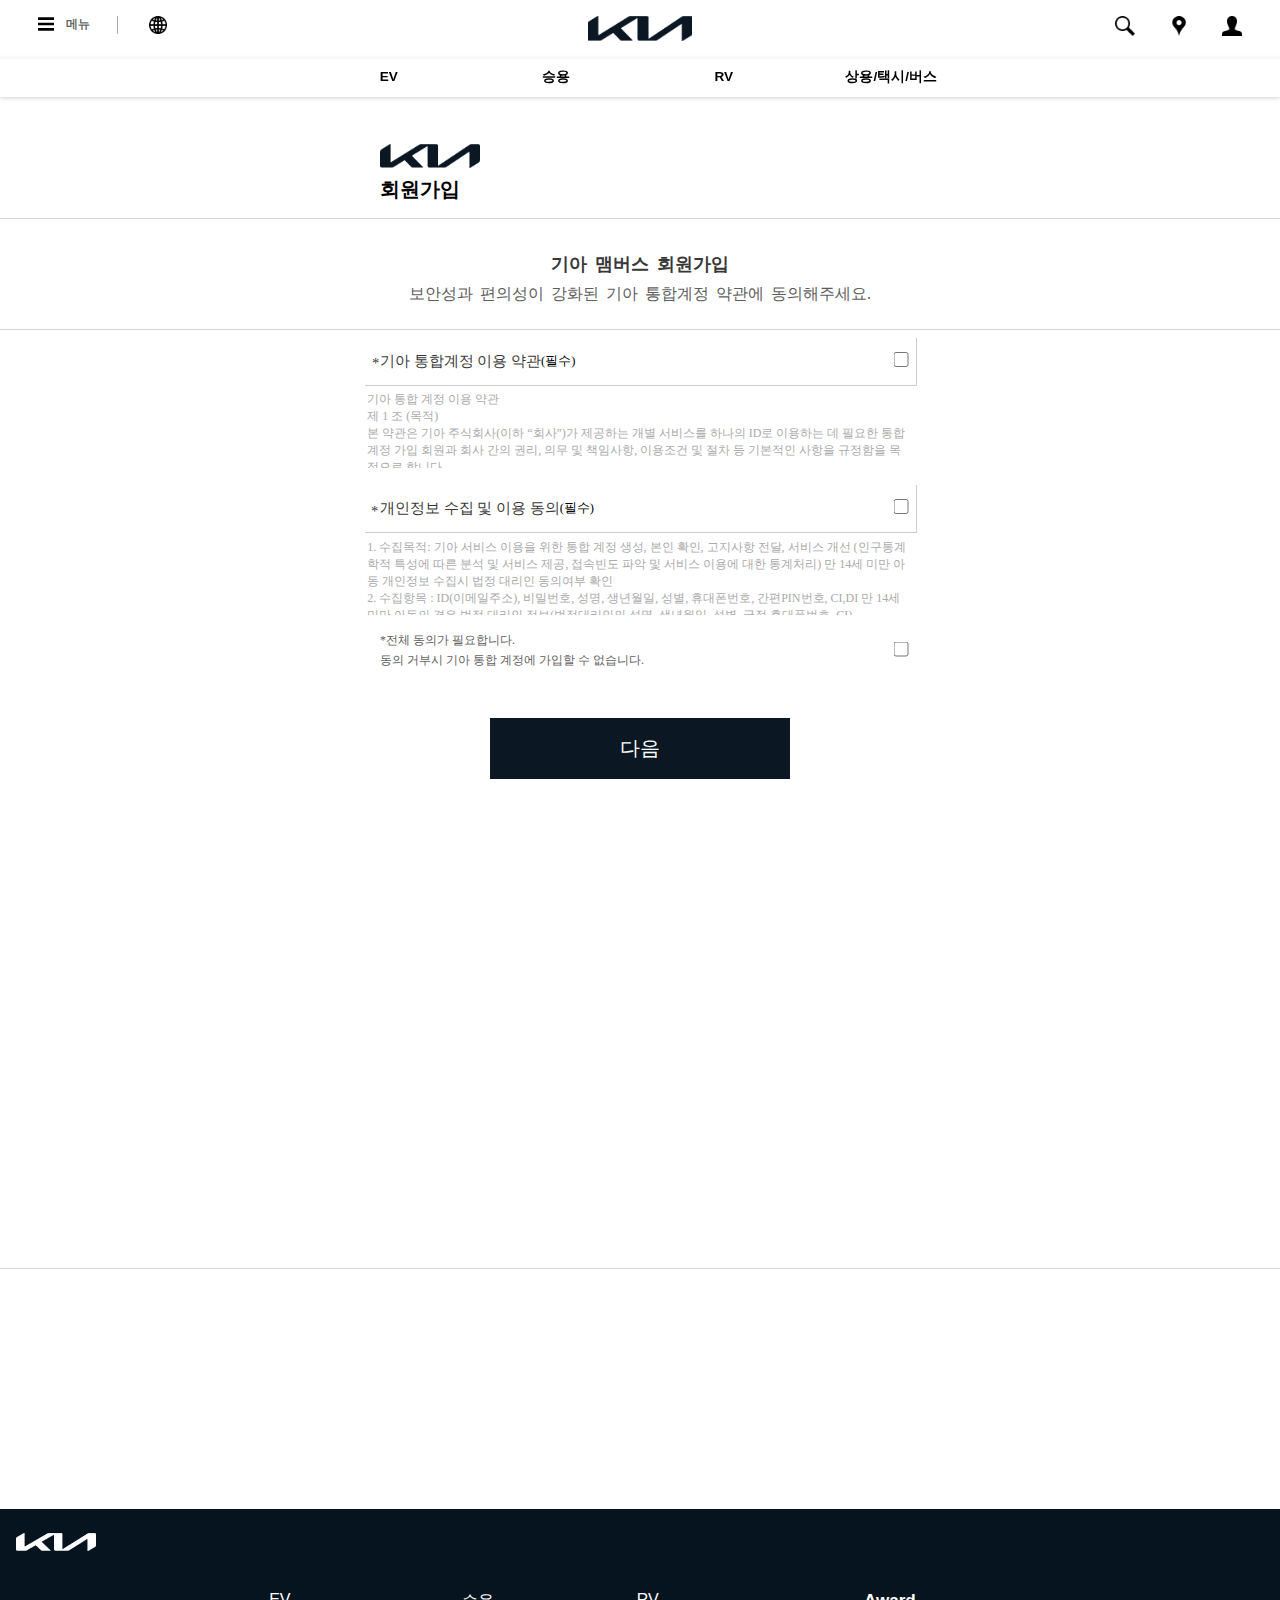
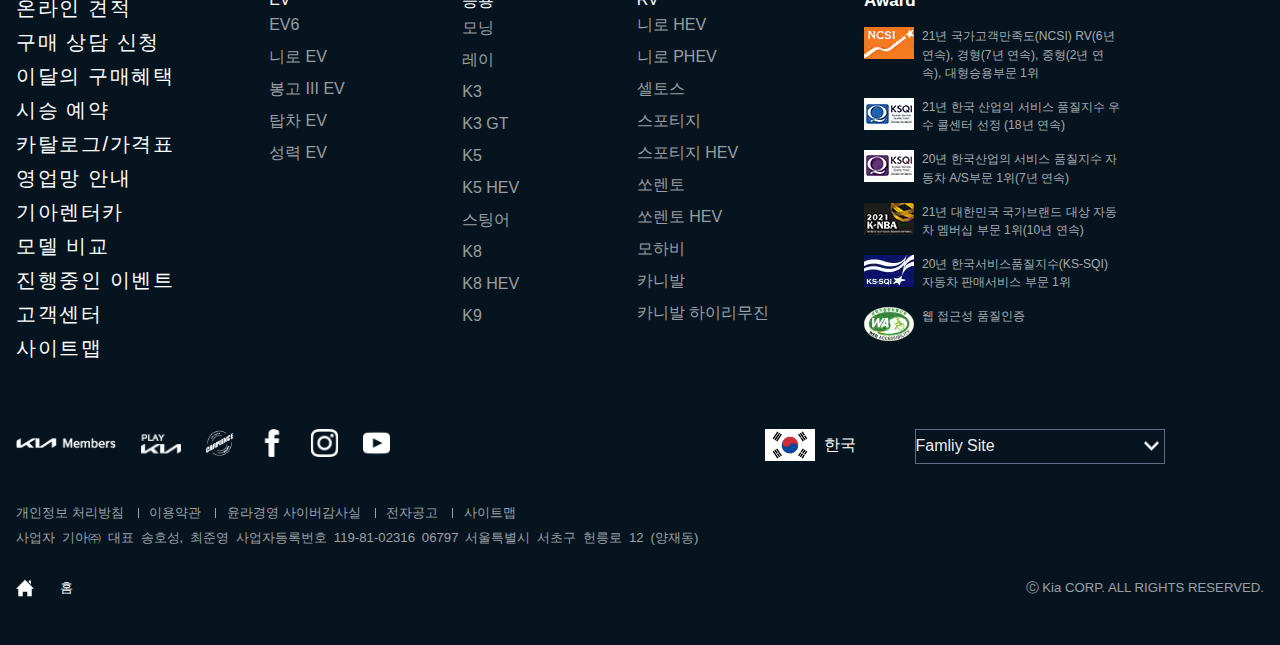
<file: join.html>
<!DOCTYPE html>
<html lang="en">

<head>
    <meta charset="UTF-8">
    <meta name="viewport" content="width=device-width, initial-scale=1.0">
    <title>KIA Join</title>
    <link rel="stylesheet" href="css/join.css">
    <link rel="shortcut icon" href="favicon.ico" type="image/x-icon">
    <link rel="icon" href="favicon.ico" type="image/x-icon">
    <script src="js/header.js" defer></script>
    <script src="js/footer.js" defer></script>
    <script src="js/join.js" defer></script>
</head>

<body>
    <div id="wrap">
        <div class="header">
            <div class="inner-header">
                <div class="nav">
                    <div class="top-nav">
                        <div class="left-top-nav">
                            <ul>
                                <li class="sideBar"><span class="sideBar"></span><p>메뉴</p></li>
                                <li><a href="#"><span class="globe"></span></a></li>
                            </ul>
                        </div>
                        <div class="logo">
                            <a href="/KIA/">
                                <span class="hLogo"></span>
                            </a>
                        </div>
                        <div class="right-top-nav">
                            <ul>
                                <li><span class="search"></span></li>
                                <li><a href="#"><span class="location"></span></a></li>
                                <li><a href="/KIA/login"><span class="login"></span></a></li>
                            </ul>
                        </div>
                    </div>
                    <div class="bottom-nav">
                        <div class="gnb">
                            <ul>
                                <li><a href="#">EV</a>
                                    <ul class="gnbSub">
                                        <li><a href="#">EV6</a></li>
                                        <li><a href="#">니로 EV</a></li>
                                        <li><a href="#">봉고III EV</a></li>
                                        <li><a href="#">탑차 EV</a></li>
                                        <li><a href="#">성력 EV</a></li>
                                    </ul>
                                </li>
                                <li><a href="#">승용</a>
                                    <ul class="gnbSub">
                                        <li><a href="#">모닝</a></li>
                                        <li><a href="#">레이</a></li>
                                        <li><a href="#">K3</a></li>
                                        <li><a href="#">K3 GT</a></li>
                                        <li><a href="#">K5</a></li>
                                        <li><a href="#">K5 하이브리드</a></li>
                                        <li><a href="#">스팅어</a></li>
                                        <li><a href="#">K8</a></li>
                                        <li><a href="#">K8 하이브리드</a></li>
                                        <li><a href="#">K9</a></li>
                                    </ul>
                                </li>
                                <li><a href="#">RV</a>
                                    <ul class="gnbSub">
                                        <li><a href="#">니로</a></li>
                                        <li><a href="#">니로 플러그인 하이브리드</a></li>
                                        <li><a href="#">셀토스</a></li>
                                        <li><a href="#">스포티지</a></li>
                                        <li><a href="#">스포티지 하이브리드</a></li>
                                        <li><a href="#">쏘렌토</a></li>
                                        <li><a href="#">쏘렌토 하이브리드</a></li>
                                        <li><a href="#">모하비</a></li>
                                        <li><a href="#">카니발</a></li>
                                        <li><a href="#">카니발 하이리무진</a></li>
                                    </ul>
                                </li>
                                <li><a href="#">상용/택시/버스</a>
                                    <ul class="gnbSub">
                                        <li><a href="#">K5 택시</a></li>
                                        <li><a href="#">K8 택시</a></li>
                                        <li><a href="#">봉고III트럭</a></li>
                                        <li><a href="#">탑차</a></li>
                                        <li><a href="#">건설</a></li>
                                        <li><a href="#">성력</a></li>
                                        <li><a href="#">수송</a></li>
                                        <li><a href="#">그랜버드</a></li>
                                    </ul>
                                </li>
                            </ul>
                        </div>
                    </div>
                </div>
                <div class="sub-nav">
                    <div class="sub-nav-con">
                        <span class="nav-con"></span>
                    </div>
                </div>
                <div class="windowSearch">
                    <div class="searchCon">
                        <span class="searchClose"></span>
                        <form action="searchOk.do" method="POST" name="searchBox" id="searchBox">
                            <input type="search" name="search" id="search" placeholder="검색...">
                            <input type="button" name="searchOk" value="searchOk" id="searchOkBtn">
                        </form>
                    </div>
                </div>
            </div>
        </div>
        <div class="menu-con">
            <span class="close"></span>
            <div class="menuNav">
                <div class="top-menuNav">
                    <div class="left-menuNav">
                        <ul>
                            <li><a href="#">차량</a></li>
                            <li><a href="#">구매정보</a></li>
                            <li><a href="#">체험센터</a></li>
                            <li><a href="#">이벤트</a></li>
                            <li><a href="#">고객센터</a></li>
                        </ul>
                    </div>
                    <div class="right-menuNav">
                        <ul>
                            <li><a href="#">브랜드</a></li>
                            <li><a href="#">KIA EV</a></li>
                            <li><a href="#">기아 멤버스</a></li>
                        </ul>
                    </div>
                </div>
                <div class="bottom-menuNav">
                    <ul>
                        <li><a href="#">온라인 견적</a></li>
                        <li><a href="#">카탈로그/가격표</a></li>
                        <li><a href="#">이달의 구매혜택</a></li>
                        <li><a href="#">구매 상담 신청</a></li>
                        <li><a href="#">시승 예약</a></li>
                    </ul>
                </div>
            </div>
        </div>
        <div class="windowLogin">
            <div class="loginCon">
                <form action="loginOk.do" method="POST" name="loginForm" id="loginForm">
                    <div class="login-title">
                        <h1 class="login-title-con">
                            <img src="img/logo.png" alt="login-logo">
                        </h1>
                        <p class="myKia">My KIA</p>
                    </div>
                    <div class="login-con">
                        <label>이메일 로그인</label>
                        <input type="email" name="userId" id="userId" placeholder="이메일 주소">
                        <input type="password" name="userPw" id="userPw" placeholder="비밀번호">
                        <input type="button" name="loginBtn" id="loginBtn" value="로그인">
                        <p><a href="#">아이디 찾기</a><a href="#">비밀번호 초기화</a></p>
                        <p>기아 통합계정에 가입하지 않으셨나요?<a href="/KIA/join">회원가입</a></p>
                    </div>
                </form>
                <p>COPYRIGHT © KIA CORP. ALL RIGHTS RESERVED.</p>
            </div>
        </div>
        <div class="container">
            <div class="inner-container">
                <div class="join">
                    <div class="join-title">
                        <div class="join-title-top">
                            <h1 class="logo"><img src="img/logo.png" alt="메인로고"></h1>
                            <h2>
                                회원가입
                            </h2>
                        </div>
                    </div>
                    <div class="join-con">
                        <form action="joinCheck.do" method="POST" id="joinCheckForm">
                            <ul>
                                <li class="formTitle">
                                    <h1>기아 맴버스 회원가입</h1>
                                    <p>보안성과 편의성이 강화된 기아 통합계정 약관에 동의해주세요.</p>
                                </li>
                                <li class="checkBoxClass">
                                    <div class="chechTitle">
                                        <div class="title">
                                            <h1>기아 통합계정 이용 약관</h1>
                                            <p>(필수)</p>
                                        </div>
                                        <input type="checkbox" name="agree" class="check" onclick='checkSelectAll()' value="기아 통합계정 이용 약관 동의">
                                    </div>
                                    <div class="checkCon">
                                        <p>
                                            기아 통합 계정 이용 약관<br>

                                            제 1 조 (목적) <br>
                                            본 약관은 기아 주식회사(이하 “회사”)가 제공하는 개별 서비스를 하나의 ID로 이용하는 데 필요한 통합 계정 가입 회원과 회사
                                            간의 권리, 의무 및 책임사항, 이용조건 및 절차 등 기본적인 사항을 규정함을 목적으로 합니다.
                                            <br>
                                            제 2 조 (약관의 효력 및 변경) <br>
                                            1. 본 약관은 '기아 통합 계정(이하 통합 계정)'에 가입하여 이용하는 모든 회원에 대하여 그 효력을 발생합니다. <br>
                                            2. 본 약관의 내용은 기아 홈페이지(www.kia.com, 이하 “홈페이지”)에 게시하거나 기타의 방법으로 회원에게 공지하고,
                                            이에 동의한 회원이 통합 계정에 가입함으로써 효력이 발생합니다. <br>
                                            3. 회사는 필요하다고 인정되는 경우 본 약관을 변경할 수 있으며, 회사가 약관을 변경할 경우에는 적용일자 및 변경사유를 명시하여
                                            제2항과 같은 방법으로 그 적용일자 7일 전부터 공지합니다. 다만, 회원에게 불리한 약관의 변경인 경우에는 그 적용일자 30일
                                            전부터 공지하며, E-mail, SMS 등으로 회원에게 개별 통지합니다. 단, 회원의 연락처 미기재, 변경 후 미수정 등으로
                                            인하여 개별 통지가 어려운 경우에 한하여 본 항의 공지를 함으로써 개별 통지 한 것으로 간주합니다. <br>
                                            4. 회사가 제3항에 따라 변경 약관을 공지 또는 통지하면서, 회원에게 약관 변경 적용일까지 거부의사를 표시하지 아니할 경우,
                                            약관의 변경에 동의한 것으로 간주한다는 내용을 공지 또는 통지하였음에도 회원이 명시적으로 약관 변경에 대한 거부의사를 표시하지
                                            아니하면, 회원이 변경 약관에 동의한 것으로 간주합니다. 회원은 변경된 약관 사항에 동의하지 않으면 통합 계정 이용을 중단하고
                                            이용 계약을 해지할 수 있습니다. <br>
                                            5. 회원은 회사가 운영하는 홈페이지를 정기적으로 방문하여 약관의 변경사항을 확인해야 합니다. 변경된 약관에 대한 정보를 알지
                                            못해 발생하는 회원의 피해에 대해 회사는 귀책사유가 없는 한 책임을 지지 않습니다. <br>
                                            6. 본 약관은 통합 계정을 이용하여 접속 가능한 개별 서비스에 모두 적용됩니다. <br>

                                            제 3 조 (약관 외 준칙) <br>
                                            본 약관에 명시되지 않은 사항에 대해서는 정보통신망 이용촉진 및 정보보호 등에 관한 법률 및 약관의 규제에 관한 법률 등
                                            관계법령을 적용합니다.<br>

                                            제 4 조 (개별 서비스 약관과의 관계)<br>
                                            본 약관의 내용과 개별 서비스에 대해 적용되는 개별 서비스 약관이 서로 다른 경우, 개별 서비스 약관이 우선 적용되며 본 약관은
                                            보충적으로 적용됩니다. 다만, 통합 계정과 관련한 고유의 사항에 관하여는 본 약관이 개별 서비스 약관보다 우선하여
                                            적용됩니다.<br>

                                            제 5 조 (용어의 정의)<br>
                                            1. 본 약관에서 사용하는 용어의 정의는 다음과 같습니다.<br>
                                            ① 통합 계정 : 회사가 제공하는 개별 서비스를 하나의 ID와 비밀번호(PASSWORD)로 이용할 수 있도록 회사가 회원에게
                                            배정한 계정을 말합니다.<br>
                                            ② 회원 : 본 약관에 동의하고 통합 계정 가입 화면에서 이용신청을 하여 ID와 비밀번호를 발급 받은 고객을 말합니다.<br>
                                            ③ 관계사 : 회사와의 제휴를 통하여 회원에게 정보통신서비스를 제공하는 법인을 말합니다. 관계사는 추가 ∙ 변동될 수 있으며, 이
                                            경우 본 약관 제18조에서 정한 방식으로 회원에게 통지하거나 공지합니다.<br>
                                            ④ 개별 서비스 : 회사가 회원에게 제공하는 정보통신서비스 중 통합 계정을 이용하여 접속하여야 하는 서비스를 말합니다. 개별
                                            서비스의 상세 내역은 제9조와 같습니다. 개별 서비스는 추가 ∙ 변동될 수 있으며, 이 경우 본 약관 제16조에서 정한 방식으로
                                            회원에게 공지합니다.<br>
                                            ⑤ 아이디 (ID): 본인을 식별하기 위해 미리 등록한 문자, 특수문자, 숫자 등의 조합으로, 본 약관에 동의하고 회원등록에
                                            필요한 필수사항을 입력한 후 인증을 거쳐 회원등록을 완료하면 회사가 승낙하는 절차로 생성되며, 이메일 형식을 취합니다.<br>
                                            ⑥ 비밀번호(PASSWORD): 회원의 정보보호를 위해 회원 자신이 설정한 8자리 이상의 알파벳 대∙소문자, 숫자 및 특수문자의
                                            조합을 의미합니다.<br>
                                            2. 본 약관에서 사용하는 용어의 정의는 제1항에서 정하는 것을 제외하고는 관계 법령에서 정하는 바에 의합니다.
                                            <br>
                                            제 6 조 (계약의 성립)<br>
                                            1. 통합 계정 이용계약은 회원이 되고자 하는 자가 약관의 내용에 동의한 후 가입 신청을 했을 때 회사가 이를 승낙함으로써
                                            체결됩니다.<br>
                                            2. 만14세 미만 아동이 통합 계정에 가입하고자 하는 경우, 해당 아동이 가입을 신청하고 아동의 법정 대리인(부모 등)이
                                            개인정보 수집, 이용 등에 동의했을 때 회사가 위 신청을 승낙함으로써 체결됩니다.
                                            <br>
                                            제 7 조 (가입신청에 대한 승낙 및 통합 계정 이용의 제한)<br>
                                            회사는 제6조에 따른 가입신청자에게 원칙적으로 통합 계정의 이용을 승낙합니다. 단, 회사는 다음 각 호에 해당하는 신청은 그
                                            사유가 해소될 때까지 승낙을 유보하거나, 승낙을 거부할 수 있습니다.<br>
                                            1. 기술적인 사유로 통합 계정 제공이 불가능한 경우<br>
                                            2. 다른 사람의 명의사용, 본인의 허락 없이 문자메시지(SMS) 인증, 범용공인인증 또는 신용카드인증을 수행하는 등 이용자 등록
                                            시 허위로 신청하는 경우<br>
                                            3. 회원 등록 사항을 누락하거나 오기하여 신청하는 경우<br>
                                            4. 사회의 안녕질서 또는 미풍양속을 저해하거나, 저해할 목적으로 신청한 경우<br>
                                            5. 이메일(E-mail) 승인 또는 문자메시지(SMS) 인증 등 회사가 정한 인증절차를 완료하지 않은 경우<br>
                                            6. 만 14세 미만 아동이 개인정보의 수집, 이용 등에 대해 법정 대리인의 동의를 얻지 않은 경우<br>
                                            7. 회사로부터 회원자격정지 조치 등을 받은 회원이 그 조치기간에 이용계약을 임의 해지하고 재이용을 신청하는 경우<br>
                                            8. 기타 불법적인 목적으로 또는 허위의 정보를 입력한 가입신청임이 확인된 경우, 기타 이에 준하는 사유가 있는 경우<br>

                                            제 8 조 (기재 사항의 수정)<br>
                                            회원은 가입신청 시 기재한 사항이 변경되었을 경우 회사가 별도로 정한 양식 및 방법에 의하여 수정하여야 합니다. 회사는 회원이
                                            변경 사항을 적시에 수정하지 않음으로 인하여 발생하는 문제에 대해서는 회사의 귀책사유가 없는 한 책임을 지지 않습니다.<br>

                                            제 9 조 (통합 계정 이용 서비스)<br>
                                            통합 계정에 가입한 회원은 발급받은 하나의 ID와 비밀번호를 이용하여 회사의 개별 서비스를 이용할 수 있습니다. 통합 계정을
                                            통하여 접속할 수 있는 개별 서비스의 내용은 아래와 같으며, 개별 서비스에 가입 하여야만 이용할 수 있습니다. 개별 서비스는 추가
                                            변동될 수 있습니다.<br>
                                            1. 홈페이지<br>
                                            2. 기아멤버스 사이트<br>
                                            3. KIA VIK<br>
                                            4. UVO<br>
                                            5. 기아디지털키<br>

                                            제 10 조 (이용 개시)<br>
                                            1. 회사는 회원의 이용 신청을 승낙한 때부터 통합 계정을 제공합니다. 단, 통합 계정이 제공하는 일부 서비스의 경우에는 해당
                                            서비스에서 지정하여 별도로 알려드리는 일자부터 해당 서비스를 제공할 수 있습니다.<br>
                                            2. 회사의 업무상 또는 기술상의 장애로 인하여 통합 계정을 제공하지 못하는 경우에는 홈페이지에 공지하거나 회원에게 이를
                                            통지합니다.<br>

                                            제 11 조 (이용시간)<br>
                                            통합 계정의 이용은 연중무휴 1일 24시간을 원칙으로 합니다. 다만, 서비스 개선, 설비의 보수 •점검, 일시적 통신 장애 등
                                            회사의 정당한 업무수행을 위하여 또는 기술상의 이유로 일시 중지될 수 있습니다. 이러한 경우 회사는 사전에 (사전공지가 불가능한
                                            경우에는 사후에 지체 없이) 이를 공지합니다.<br>

                                            제 12 조 (통합 계정의 변경 및 중단)<br>
                                            1. 회사가 회원에게 제공하는 서비스를 추가하거나 서비스 이용 저조 등의 부득이한 사유로 서비스를 축소하는 경우와 같이 서비스
                                            내용을 변경하여야 하는 경우, 해당 내용 및 변경 기준일자를 제16조에서 정한 방법으로 회원에게 통지하고 서비스 내용을 변경할 수
                                            있습니다.<br>
                                            2. 회사는 다음 각 호에 해당하는 경우 통합 계정이 제공하는 서비스의 전부 또는 일부를 제한하거나 중단할 수 있습니다.
                                            ① 통합 계정용 설비의 보수 등 공사의 장기화로 인한 부득이한 경우<br>
                                            ② 회원이 회사의 영업활동을 방해하는 경우<br>
                                            ③ 경영상의 판단, 관계사와의 계약 종료, 정부의 명령이나 지도 기타 규제, 그 밖의 급격한 영업환경의 변화 등 회사의 제반
                                            사정으로 '기아 통합계정'을 이용한 서비스의 제공을 일시적으로 중단하는 것이 필요하다는 경영상의 판단이 내려진 경우
                                            ④ 기타 천재지변, 국가비상사태 등 불가항력적 사유가 있는 경우<br>
                                            3. 제2항에 의한 통합 계정 서비스 중단의 경우에는 회사가 제16조에서 정한 방법으로 이용자에게 사전 통지합니다. 다만, 회사가
                                            통제할 수 없는 사유로 인한 중단 (디스크 장애, 시스템 다운 등)으로 인하여 사전 통지가 불가능한 경우에는 그러하지
                                            아니합니다.<br>
                                            4. 회사는 본조에 따른 통합 계정의 변경, 중단으로 발생하는 회원의 손해에 대하여 회사의 귀책사유가 있는 경우 그 한도에서
                                            책임을 부담합니다.<br>

                                            제 13 조 (회사의 의무)<br>
                                            1. 회사는 회원의 신상정보를 회원 본인의 동의 없이 제3자에게 제공, 누설, 배포하지 않습니다. 단, 관계법령에 의한 수사상의
                                            목적으로 관계기관으로부터 요구 등 법률의 규정에 따른 적법한 절차에 의한 경우에는 그러하지 않습니다.<br>
                                            2. 회사는 통합 계정 회원의 불만사항이 접수되는 경우 이를 신속하게 처리하여야 하며, 신속한 처리가 곤란한 경우 그 사유와 처리
                                            일정을 E-mail 등을 통하여 동 회원에게 통지합니다.<br>
                                            3. 회사는 통합 계정으로 인하여 회원에게 손해가 발생한 경우, 그러한 손해가 회사의 고의나 과실에 기해 발생한 경우에는 회사에서
                                            책임을 부담합니다.<br>
                                            4. 회사는 정보통신망 이용촉진 및 정보보호에 관한 법률, 통신비밀보호법, 전기통신사업법, 개인정보보호법 등 통합 계정의 운영,
                                            유지와 관련 있는 법규를 준수합니다.<br>

                                            제 14 조 (회원의 의무)<br>
                                            1. 회원은 통합 계정을 이용할 때, 다음 각 호의 행위를 하여서는 아니 됩니다.<br>
                                            ① 이용 신청 또는 변경 시 허위 사실을 기재하거나, 다른 회원의 ID 및 비밀번호를 도용, 부정하게 사용하거나, 다른 사람의
                                            명의를 사용하거나 명의자의 허락 없이 문자메시지(SMS) 또는 이메일 인증, 범용공인인증 또는 신용카드인증 등을 수행하는 행위
                                            ② 회사의 통합 계정을 이용하여 얻은 정보를 회사 및 관계사의 사전 승낙 없이 복제 또는 유통시키거나 상업적으로 이용하는 행위
                                            ③ 타인의 명예를 손상시키거나 스토킹(stalking) 등 다른 회원을 괴롭히거나 불이익을 주는 행위<br>
                                            ④ 회사 또는 제3자의 저작권 등 기타 권리를 침해하는 행위<br>
                                            ⑤ 통합 계정 운영을 고의로 방해하거나 안정적 운영을 방해할 수 있는 정보 및 수신자의 명시적인 수신거부의사에 반하여 광고성 정보
                                            또는 스팸메일(Spam Mail) 또는 스팸메세지를 전송하는 행위<br>
                                            ⑥ 다른 회원의 개인정보를 권한 없이 부당하게 수집, 저장, 공개하는 행위
                                            ⑦ 통합 계정 제공화면에서 게시된 정보를 변경하는 행위<br>
                                            ⑧ 관련 법령에 의하여 그 전송 또는 게시가 금지되는 정보(컴퓨터 프로그램 포함)의 전송 또는 게시 행위<br>
                                            ⑨ 회사 또는 관계사의 직원이나 운영자를 가장하거나 사칭하여 또는 타인의 명의를 도용하여 글을 게시하거나 E-mail, 메세지를
                                            발송하는 행위<br>
                                            ⑩ 컴퓨터 소프트웨어, 하드웨어, 전기통신 장비의 정상적인 가동을 방해, 파괴할 목적으로 고안된 소프트웨어 바이러스, 기타 다른
                                            컴퓨터 코드, 파일, 프로그램을 포함하고 있는 자료를 게시하거나 E-mail이나 메세지로 발송하는 행위<br>
                                            ⑪ 기타 불법한 행위 및 회사의 서비스 운영과 다른 회원의 서비스 이용에 심각한 장애를 야기할 수 있는 행위<br>
                                            2. 회원은 관계 법령, 본 약관의 규정, 이용 안내, 통합 계정 제공화면에서 공지한 주의사항, 회사 및 관계사가 통지하는 사항
                                            등을 준수하여야 하며, 기타 회사 또는 관계사의 업무에 방해되는 행위를 하여서는 아니 됩니다.<br>
                                            3. 회원은 회사 및 관계사에서 공식적으로 인정한 경우를 제외하고는 통합 계정을 이용하여 상품을 판매하는 영업 활동을 할 수
                                            없으며 특히 해킹, 광고를 통한 수익, 음란사이트를 통한 상업행위, 상용소프트웨어 불법배포 등을 할 수 없습니다. 이를 위반하여
                                            발생한 영업 활동의 결과 및 손실, 관계기관에 의한 구속 등 법적 조치 등에 관해서는 회사가 귀책사유가 없는 한 책임을 지지
                                            않으며, 귀책사유가 있는 회원은 이와 같은 행위와 관련하여 회사에 대하여 손해배상 의무를 집니다.<br>
                                            4. 회원은 등록 정보에 변경사항이 발생할 경우 즉시 갱신하여야 합니다. 회원이 제공한 등록정보 및 갱신한 등록정보가 부정확할
                                            경우, 기타 회원이 본 조 제1항에 명시된 행위를 한 경우에는 회사는 제18조에 의해 회원의 아이디 이용을 제한 또는 중지 할 수
                                            있습니다.<br>

                                            제 15 조 (회원 ID와 비밀번호 관리 의무)<br>
                                            1. 회원 ID와 Password(비밀번호)의 관리 소홀, 부정 사용에 의하여 발생하는 결과에 대한 책임은 회원 본인에게 있으며,
                                            회사의 시스템 고장 등 회사의 책임 있는 사유로 발생하는 문제에 대해서는 회사가 책임을 집니다.<br>
                                            2. 회원은 본인의 ID 및 Password(비밀번호)를 제3자에게 이용하게 해서는 안되며, 회원 본인의 ID 및
                                            Password(비밀번호)를 도난 당하거나 제3자가 사용하고 있음을 인지하는 경우에는 바로 회사 및 관계사에 통보하고 회사 및
                                            관계사의 안내가 있는 경우 그에 따라야 합니다.<br>
                                            3. 회원은 개인 정보 유출로 인한 피해 확산을 막기 위해 회사의 비밀번호 운영 정책에 따라 본인 인증 후
                                            Password(비밀번호) 변경 절차를 수행해야 하고, 회사의 비밀번호 운영 정책에 따른 비밀번호 변경 절차를 수행하지 않을
                                            경우에는 회원의 개인 정보를 보호하기 위하여 로그인이 제한될 수 있습니다.<br>
                                            4. 회원의 ID는 회사의 사전 동의 없이 변경할 수 없습니다.<br>

                                            제 16 조 (회원에 대한 통지)<br>
                                            1. 회원에 대한 통지를 하는 경우 회사는 회원이 등록한 E-mail 주소 또는 SMS 등으로 할 수 있습니다.<br>
                                            2. 회사는 회원이 연락처를 기재하지 않았거나 변경하여 개별 통지를 하기가 어렵거나, 본 약관에 따른 불특정 다수 회원에 대한
                                            공지를 할 경우 대표 홈페이지 게시할 수 있습니다.<br>

                                            제 17 조 (개인정보의 변경 및 보호)<br>
                                            1. 회원은 이용신청 때 기재한 사항이 변경되었을 때에는 즉시 변경사항을 최신의 정보로 수정해야 합니다. 단, ID 등 변경이
                                            불가능한 사항은 수정할 수 없습니다.<br>
                                            2. 제1항에 따른 수정을 하지 않은 정보 때문에 발생하는 손해는 해당 회원이 부담하며, 회사는 귀책사유가 없는 한 이에 대해
                                            책임을 지지 않습니다.<br>
                                            3. 회사는 회원의 정보를 통합 계정 및 개별 서비스 제공을 위한 목적 이외의 용도로 사용하거나 회원의 동의 없이 제3자에게
                                            제공하지 않습니다. 단, 다음의 경우는 예외로 합니다.<br>
                                            ① 다른 법률에 특별한 규정이 있는 경우<br>
                                            ② 회원이 의사표시를 할 수 없는 상태에 있거나 주소불명 등으로 회원으로부터 사전 동의를 받을 수 없어서 회원 또는 제3자의
                                            생명, 신체, 재산을 보호하기 위하여 반드시 필요하다고 인정되는 경우<br>
                                            ③ 통계작성, 학술연구 등의 목적을 위하여 필요한 경우로서 특정 개인을 알아볼 수 없는 형태로 개인정보를 제공하는 경우<br>
                                            4. 회사는 관련 법령이 정하는 바에 따라 회원 등록정보를 포함한 회원의 개인정보를 보호하기 위하여 노력합니다. 회원의 개인정보
                                            보호에 관해서는 관련 법령과 회사가 정하는 개인정보처리방침에 정한 바를 따릅니다.<br>
                                            5. 회사는 수집된 개인정보의 처리 및 관리 등의 업무(이하 “업무”)를 스스로 수행함을 원칙으로 하나, 필요한 경우 업무의 일부
                                            또는 전부를 회사가 선정한 기관에 위탁할 수 있습니다. 개인정보의 위탁에 관한 사항은 관련법령 및 회사가 정하는
                                            “개인정보처리방침” 에 정한 바에 따릅니다.<br>

                                            제 18 조 (계약해지 및 이용제한)<br>
                                            1. 회원이 언제든지 통합 계정 이용계약을 해지(계정 탈퇴)할 수 있으며, 본인이 홈페이지 또는 회사가 정한 별도의 방법으로
                                            회사에 해지(탈퇴)신청을 하여야 합니다.<br>
                                            2. 회사는 회원이 제14조에 규정한 회원의 의무를 이행하지 않을 경우, 약관 개정에 동의하지 않은 경우 14일 이상의 기간을
                                            정하여 사전 통지 후 통합 계정 이용을 중지할 수 있습니다.<br>
                                            3. 회사는 개인정보보호법 39조의 6에 따라 통합 계정을 이용하여 최종 로그인(log-in) 후 11개월간 로그인 기록이 없는
                                            회원에게 통합 계정이 휴면 상태로 전환되는 사실을 고지하고, 고지일로부터 30일 내에 로그인(log-in)하지 않을 경우 휴면
                                            상태로 전환하며 회원의 개인정보는 접근이 불가능하도록 별도로 분리되어 관리됩니다. (통합 계정을 통해 가입한 개별 서비스가 2개
                                            이상인 상태에서 1개 이상의 서비스는 로그인하여 지속 이용하고, 나머지 서비스는 이용하지 않을 경우 통합 계정을 이용하고 있는
                                            것으로 봅니다.)<br>
                                            4. 제3항의 조치에 대하여 회원은 회사가 정한 절차에 따라 휴면 해제를 할 수 있습니다.<br>
                                            5. 통합 계정 이용 계약이 해지된 경우 회원은 통합 계정을 이용한 개별 서비스의 접근이 불가하고 관련 법령 등에 의해여 보존할
                                            의무가 있는 정보를 제외하고 개인정보는 파기되나, 차량 운영, 레드멤버스 카드 및 포인트, 차량 내 UVO 이용 등과 관련된
                                            오프라인 서비스의 경우는 해당 서비스는 약관에 따라 다릅니다.<br>
                                            6. 회사는 개인정보보호 관련 법률 및 관련기관의 규제나 지침에 따른 요청이 있는경우 회원의 탈퇴처리 등의 조치를 취할 수
                                            있습니다.<br>
                                            제 19 조 (양도 금지)<br>
                                            회원은 통합 계정의 이용권한, 기타 이용 계약상 권리와 의무를 제3자에게 양도, 증여할 수 없습니다.
                                            <br>
                                            제 20 조 (손해배상)<br>
                                            1. 회원 또는 회사가 본 약관의 규정을 위반함으로 인하여 상대방에 손해가 발생하게 되는 경우, 본 약관을 위반한 당사자는
                                            상대방에 발생하는 모든 손해를 배상하여야 합니다.<br>
                                            2. 회원이 통합 계정을 이용함에 있어 행한 불법행위나 본 약관 위반행위로 인하여 회사가 당해 회원 이외의 제3자로부터 손해배상
                                            청구 또는 소송을 비롯한 각종 이의제기를 받는 경우 귀책사유가 있는 회원은 자신의 책임과 비용으로 회사를 면책시켜야 하며,
                                            귀책사유가 있는 회원은 그로 인하여 회사에 발생한 손해를 배상하여야 합니다.<br>
                                            <br>
                                            제 21 조 (면책사항)<br>
                                            1. 회사는 천재지변 또는 이에 준하는 불가항력으로 인하여 통합 계정을 제공할 수 없는 경우에는 제공에 관한 책임이
                                            면제됩니다.<br>
                                            2. 회사는 회원의 귀책사유로 인한 통합 계정 이용 장애에 대하여 회사의 귀책사유가 없는 한 책임을 지지 않습니다.<br>
                                            3. 회사는 귀책사유가 없는 한 회원이 통합 계정을 이용하여 기대하는 수익을 상실한 것에 대하여 책임을 지지 않으며 통합계정을
                                            통하여 얻은 자료로 인한 손해 등에 대하여도 책임을 지지 않습니다.<br>
                                            4. 회사는 회사의 귀책사유가 없는 한 회원 상호간 또는 회원과 제3자 상호간에 통합 계정을 매개로 발생한 분쟁에 대해서는 개입할
                                            의무가 없으며 이로 인한 손해를 배상할 책임도 없습니다.<br>

                                            제 22 조 (관할법원)<br>
                                            1. 통합 계정 이용과 관련하여 회사와 회원 사이에 분쟁이 발생한 경우, 회사와 회원은 분쟁의 해결을 위해 성실히
                                            협의합니다.<br>
                                            2. 제1항의 협의에 의하여서도 분쟁이 해결되지 않을 경우 양 당사자는 소송 등을 제기할 수 있으며, 이 경우 민사소송법상 관할
                                            법원에 소를 제기합니다.<br>

                                            (시행일) 이 약관은 2021년 4월 5일부터 시행합니다.<br>
                                        </p>
                                    </div>
                                </li>
                                <li class="checkBoxClass">
                                    <div class="chechTitle">
                                        <div class="title">
                                            <h1>개인정보 수집 및 이용 동의</h1>
                                            <p>(필수)</p>
                                        </div>
                                        <input type="checkbox" name="agree" class="check" onclick='checkSelectAll()' value="개인정보 수집 및 이용 동의">
                                    </div>
                                    <div class="checkCon">
                                        <p>
                                            1. 수집목적: 기아 서비스 이용을 위한 통합 계정 생성, 본인 확인, 고지사항 전달, 서비스 개선 (인구통계학적 특성에 따른
                                            분석 및 서비스 제공, 접속빈도 파악 및 서비스 이용에 대한 통계처리) 만 14세 미만 아동 개인정보 수집시 법정 대리인 동의여부
                                            확인 <br>

                                            2. 수집항목 : ID(이메일주소), 비밀번호, 성명, 생년월일, 성별, 휴대폰번호, 간편PIN번호, CI,DI 만 14세 미만
                                            아동의 경우 법정 대리인 정보(법정대리인의 성명, 생년월일, 성별, 국적,휴대폰번호, CI) <br>

                                            <strong>3. 보유기간 : 계정 탈퇴시까지 보유합니다. 단, 고객이 1년의 기간 동안 서비스를 이용하지 아니하는 경우에는 해당
                                                고객의 개인
                                                정보를 다른 고객의 개인정보와 분리하여 별도로 저장•관리합니다.</strong>
                                        </p>
                                    </div>
                                </li>
                                <li class="checkBoxClass">
                                    <span>전체 동의가 필요합니다. <br>
                                        동의 거부시 기아 통합 계정에 가입할 수 없습니다.</span>

                                    <input type="checkbox" name="selectAll" value="selectAll" id="selectAll" onclick="selctAll(this)">
                                </li>
                                <li>
                                    <input type="button" name="joinCheckedBtn" id="joinCheckedBtn" value="다음">
                                </li>
                            </ul>
                        </form>
                        <form action="joinOk.do" method="POST" id="joinOkForm">
                            <ul>
                                <li class="joinOkTitle">
                                    <h1>회원가입</h1>
                                </li>
                                <li class="inputClass">
                                    <label for="userIdMain">이메일 아이디
                                        <span>사용 가능한 아이디입니다</span>
                                        <span>사용 불가능한 아이디입니다</span>
                                    </label>
                                    <input type="email" name="userIdMain" id="userIdMain" onclick='checkSelectAll()' placeholder="E-mail ID">
                                </li>
                                <li class="inputClass">
                                    <label for="userPwMain">비밀번호</label>
                                    <input type="password" name="userPwMain" id="userPwMain" onclick='checkSelectAll()' placeholder="PASSWORD">
                                </li>
                                <li class="inputClass">
                                    <label for="userPwCheck">비밀번호 확인</label>
                                    <input type="password" name="userPwCheck" id="userPwCheck" placeholder="PASSWORD CHECK">
                                </li>
                                <li class="inputClass">
                                    <label for="userNameMain">이름</label>
                                    <input type="text" name="userNameMain" id="userNameMain" placeholder="NAME">
                                </li>
                                <li class="inputClass">
                                    <label for="userNameMain">생년월일</label>
                                    <div class="bottom-input">
                                        <select name="userBday" class="userBday">
                                            <option value="" selected>년</option>
                                            <option value="1901">1901</option>
                                            <option value="1902">1902</option>
                                            <option value="1903">1903</option>
                                            <option value="1904">1904</option>
                                            <option value="1905">1905</option>
                                            <option value="1906">1906</option>
                                            <option value="1907">1907</option>
                                            <option value="1908">1908</option>
                                            <option value="1909">1909</option>
                                            <option value="1910">1910</option>
                                            <option value="1911">1911</option>
                                            <option value="1912">1912</option>
                                            <option value="1913">1913</option>
                                            <option value="1914">1914</option>
                                            <option value="1915">1915</option>
                                            <option value="1916">1916</option>
                                            <option value="1917">1917</option>
                                            <option value="1918">1918</option>
                                            <option value="1919">1919</option>
                                            <option value="1920">1920</option>
                                            <option value="1921">1921</option>
                                            <option value="1922">1922</option>
                                            <option value="1923">1923</option>
                                            <option value="1924">1924</option>
                                            <option value="1925">1925</option>
                                            <option value="1926">1926</option>
                                            <option value="1927">1927</option>
                                            <option value="1928">1928</option>
                                            <option value="1929">1929</option>
                                            <option value="1930">1930</option>
                                            <option value="1931">1931</option>
                                            <option value="1932">1932</option>
                                            <option value="1933">1933</option>
                                            <option value="1934">1934</option>
                                            <option value="1935">1935</option>
                                            <option value="1936">1936</option>
                                            <option value="1937">1937</option>
                                            <option value="1938">1938</option>
                                            <option value="1939">1939</option>
                                            <option value="1940">1940</option>
                                            <option value="1941">1941</option>
                                            <option value="1942">1942</option>
                                            <option value="1943">1943</option>
                                            <option value="1944">1944</option>
                                            <option value="1945">1945</option>
                                            <option value="1946">1946</option>
                                            <option value="1947">1947</option>
                                            <option value="1948">1948</option>
                                            <option value="1949">1949</option>
                                            <option value="1950">1950</option>
                                            <option value="1951">1951</option>
                                            <option value="1952">1952</option>
                                            <option value="1953">1953</option>
                                            <option value="1954">1954</option>
                                            <option value="1955">1955</option>
                                            <option value="1956">1956</option>
                                            <option value="1957">1957</option>
                                            <option value="1958">1958</option>
                                            <option value="1959">1959</option>
                                            <option value="1960">1960</option>
                                            <option value="1961">1961</option>
                                            <option value="1962">1962</option>
                                            <option value="1963">1963</option>
                                            <option value="1964">1964</option>
                                            <option value="1965">1965</option>
                                            <option value="1966">1966</option>
                                            <option value="1967">1967</option>
                                            <option value="1968">1968</option>
                                            <option value="1969">1969</option>
                                            <option value="1970">1970</option>
                                            <option value="1971">1971</option>
                                            <option value="1972">1972</option>
                                            <option value="1973">1973</option>
                                            <option value="1974">1974</option>
                                            <option value="1975">1975</option>
                                            <option value="1976">1976</option>
                                            <option value="1977">1977</option>
                                            <option value="1978">1978</option>
                                            <option value="1979">1979</option>
                                            <option value="1980">1980</option>
                                            <option value="1981">1981</option>
                                            <option value="1982">1982</option>
                                            <option value="1983">1983</option>
                                            <option value="1984">1984</option>
                                            <option value="1985">1985</option>
                                            <option value="1986">1986</option>
                                            <option value="1987">1987</option>
                                            <option value="1988">1988</option>
                                            <option value="1989">1989</option>
                                            <option value="1990">1990</option>
                                            <option value="1991">1991</option>
                                            <option value="1992">1992</option>
                                            <option value="1993">1993</option>
                                            <option value="1994">1994</option>
                                            <option value="1995">1995</option>
                                            <option value="1996">1996</option>
                                            <option value="1997">1997</option>
                                            <option value="1998">1998</option>
                                            <option value="1999">1999</option>
                                            <option value="2000">2000</option>
                                            <option value="2001">2001</option>
                                            <option value="2002">2002</option>
                                            <option value="2003">2003</option>
                                            <option value="2004">2004</option>
                                            <option value="2005">2005</option>
                                            <option value="2006">2006</option>
                                            <option value="2007">2007</option>
                                            <option value="2008">2008</option>
                                            <option value="2009">2009</option>
                                            <option value="2010">2010</option>
                                            <option value="2011">2011</option>
                                            <option value="2012">2012</option>
                                            <option value="2013">2013</option>
                                            <option value="2014">2014</option>
                                            <option value="2015">2015</option>
                                            <option value="2016">2016</option>
                                            <option value="2017">2017</option>
                                            <option value="2018">2018</option>
                                            <option value="2019">2019</option>
                                            <option value="2020">2020</option>
                                            <option value="2021">2021</option>
                                        </select>
                                        <select name="userBday" class="userBday">
                                            <option value="" selected>월</option>
                                            <option value="1">1</option>
                                            <option value="2">2</option>
                                            <option value="3">3</option>
                                            <option value="4">4</option>
                                            <option value="5">5</option>
                                            <option value="6">6</option>
                                            <option value="7">7</option>
                                            <option value="8">8</option>
                                            <option value="9">9</option>
                                            <option value="10">10</option>
                                            <option value="11">11</option>
                                            <option value="12">12</option>
                                        </select>
                                        <select name="userBday" class="userBday">
                                            <option value="" selected>일</option>
                                            <option value="1">1</option>
                                            <option value="2">2</option>
                                            <option value="3">3</option>
                                            <option value="4">4</option>
                                            <option value="5">5</option>
                                            <option value="6">6</option>
                                            <option value="7">7</option>
                                            <option value="8">8</option>
                                            <option value="9">9</option>
                                            <option value="10">10</option>
                                            <option value="11">11</option>
                                            <option value="12">12</option>
                                            <option value="13">13</option>
                                            <option value="14">14</option>
                                            <option value="15">15</option>
                                            <option value="16">16</option>
                                            <option value="17">17</option>
                                            <option value="18">18</option>
                                            <option value="19">19</option>
                                            <option value="20">20</option>
                                            <option value="21">21</option>
                                            <option value="22">22</option>
                                            <option value="23">23</option>
                                            <option value="24">24</option>
                                            <option value="25">25</option>
                                            <option value="26">26</option>
                                            <option value="27">27</option>
                                            <option value="28">28</option>
                                            <option value="29">29</option>
                                            <option value="30">30</option>
                                            <option value="31">31</option>
                                        </select>
                                    </div>
                                </li>
                                <li class="inputClass">
                                    <label>성별</label>
                                    <div class="bottom-input gender">
                                        <div class="male-box">
                                        <label class="labelGen genderChecked">남성</label>
                                        <input type="radio" name="gender" class="gender" value="남" checked>
                                        </div>
                                        <div class="female-box">
                                        <label class="labelGen">여성</label>
                                        <input type="radio" name="gender" class="gender" value="여">
                                        </div>
                                    </div>
                                </li>
                                <li class="inputClass">
                                    <label for="adress">지역</label>
                                    <input type="text" name="adress" id="adress" placeholder="ADRESS">
                                </li>
                                <li class="inputClass">
                                    <label>전화번호</label>
                                    <div class="bottom-input">
                                        <select name="userPhone" class="userPhone">
                                            <option value="" selected>::전화번호선택::</option>
                                            <option value="010">010</option>
                                            <option value="011">011</option>
                                            <option value="012">012</option>
                                        </select>
                                        <input type="text" name="userPhone" class="userPhone">
                                        <input type="text" name="userPhone" class="userPhone">
                                    </div>
                                </li>
                                <li class="inputClass">
                                    <label for="wishModel">원하시는 차종</label>
                                    <input type="text" name="wishModel" id="wishModel" placeholder="ex) K5, K3, EV6,,,">
                                </li>
                                <li>
                                    <input type="button" value="뒤로" id="backBtn">
                                    <input type="reset" value="취소">
                                    <input type="button" value="회원가입" id="joinOkBtn">
                                </li>
                            </ul>
                        </form>
                    </div>
                </div>
            </div>
        </div>
        <div class="footer">
            <div class="inner-footer">
                <div class="fSections">
                    <div class="fSection sec1">
                        <h1 class="fSecLogo"><img src="img/logo-white.png" alt="logo"></h1>
                        <div class="footer-con">
                            <div class="footer-menu">
                                <ul>
                                    <li><a href="#">온라인 견적</a></li>
                                    <li><a href="#">구매 상담 신청</a></li>
                                    <li><a href="#">이달의 구매혜택</a></li>
                                    <li><a href="#">시승 예약</a></li>
                                    <li><a href="#">카탈로그/가격표</a></li>
                                    <li><a href="#">영업망 안내</a></li>
                                    <li><a href="#">기아렌터카</a></li>
                                    <li><a href="#">모델 비교</a></li>
                                    <li><a href="#">진행중인 이벤트</a></li>
                                    <li><a href="#">고객센터</a></li>
                                    <li><a href="#">사이트맵</a></li>
                                </ul>
                            </div>
                            <div class="footer-models">
                                <div class="model-box">
                                    <div class="model-box-title">EV</div>
                                    <ul>
                                        <li><a href="#">EV6</a></li>
                                        <li><a href="#">니로 EV</a></li>
                                        <li><a href="#">봉고 III EV</a></li>
                                        <li><a href="#">탑차 EV</a></li>
                                        <li><a href="#">성력 EV</a></li>
                                    </ul>
                                </div>
                                <div class="model-box">
                                    <div class="model-box-title">승용</div>
                                    <ul>
                                        <li><a href="#">모닝</a></li>
                                        <li><a href="#">레이</a></li>
                                        <li><a href="#">K3</a></li>
                                        <li><a href="#">K3 GT</a></li>
                                        <li><a href="#">K5</a></li>
                                        <li><a href="#">K5 HEV</a></li>
                                        <li><a href="#">스팅어</a></li>
                                        <li><a href="#">K8</a></li>
                                        <li><a href="#">K8 HEV</a></li>
                                        <li><a href="#">K9</a></li>
                                    </ul>
                                </div>
                                <div class="model-box">
                                    <div class="model-box-title">RV</div>
                                    <ul>
                                        <li><a href="#">니로 HEV</a></li>
                                        <li><a href="#">니로 PHEV</a></li>
                                        <li><a href="#">셀토스</a></li>
                                        <li><a href="#">스포티지</a></li>
                                        <li><a href="#">스포티지 HEV</a></li>
                                        <li><a href="#">쏘렌토</a></li>
                                        <li><a href="#">쏘렌토 HEV</a></li>
                                        <li><a href="#">모하비</a></li>
                                        <li><a href="#">카니발</a></li>
                                        <li><a href="#">카니발 하이리무진</a></li>
                                    </ul>
                                </div>
                            </div>
                            <div class="Award">
                                <div class="Award-title">
                                    <h2>Award</h2>
                                </div>
                                <ul>
                                    <li>
                                        <div class="aWardImg"><img src="img/f_mark05.webp" alt="1"></div>
                                        <div class="aWardCon">
                                            <p>21년 국가고객만족도(NCSI)
                                                RV(6년 연속), 경형(7년 연속),
                                                중형(2년 연속), 대형승용부문 1위</p>
                                        </div>
                                    </li>
                                    <li>
                                        <div class="aWardImg"><img src="img/f_mark01.webp" alt="2"></div>
                                        <div class="aWardCon">
                                            <p>21년 한국 산업의 서비스 품질지수
                                                우수 콜센터 선정 (18년 연속)</p>
                                        </div>
                                    </li>
                                    <li>
                                        <div class="aWardImg"><img src="img/f_mark02.webp" alt="3"></div>
                                        <div class="aWardCon">
                                            <p>20년 한국산업의 서비스 품질지수
                                                자동차 A/S부문 1위(7년 연속)</p>
                                        </div>
                                    </li>
                                    <li>
                                        <div class="aWardImg"><img src="img/f_mark03.webp" alt="4"></div>
                                        <div class="aWardCon">
                                            <p>21년 대한민국 국가브랜드 대상
                                                자동차 멤버십 부문 1위(10년 연속)</p>
                                        </div>
                                    </li>
                                    <li>
                                        <div class="aWardImg"><img src="img/f_mark07.webp" alt="5"></div>
                                        <div class="aWardCon">
                                            <p>20년 한국서비스품질지수(KS-SQI)
                                                자동차 판매서비스 부문 1위</p>
                                        </div>
                                    </li>
                                    <li>
                                        <div class="aWardImg"><img src="img/f_mark06.webp" alt="6"></div>
                                        <div class="aWardCon">
                                            <p>웹 접근성 품질인증</p>
                                        </div>
                                    </li>
                                </ul>
                            </div>
                        </div>
                    </div>
                    <div class="fSection sec2">
                        <div class="footer-con2">
                            <div class="fCon1">
                                <div class="fCon1Left">
                                    <ul>
                                        <li><a href="#"></a></li>
                                        <li><a href="#"></a></li>
                                        <li><a href="#"></a></li>
                                        <li><a href="#"></a></li>
                                        <li><a href="#"></a></li>
                                        <li><a href="#"></a></li>
                                    </ul>
                                </div>
                                <div class="fCon1Right">
                                    <ul>
                                        <li><a href=""></a> 한국</li>
                                        <li>
                                            <a href="#">
                                                Famliy Site
                                            </a>
                                            <div class="familySub">
                                                <ul>
                                                    <li><a href="#">현대자동차그룹</a></li>
                                                    <li><a href="#">브랜드</a></li>
                                                    <li><a href="#">기아멤버스</a></li>
                                                    <li><a href="#">기아블로그 'PLAY Kia'</a></li>
                                                    <li><a href="#">기아 드라이빙 아카데미</a></li>
                                                    <li><a href="#">인재 체용</a></li>
                                                    <li><a href="#">IR</a></li>
                                                    <li><a href="#">동반 성장</a></li>
                                                    <li><a href="#">지속가능경영</a></li>
                                                    <li><a href="#">글로벌경영연구소</a></li>
                                                    <li><a href="#">기아 타이거즈</a></li>
                                                    <li><a href="#">기아 군용</a></li>
                                                    <li><a href="#">Kia Connect</a></li>
                                                </ul>
                                            </div>
                                        </li>
                                    </ul>
                                </div>
                            </div>
                            <div class="fCon2">
                                <div class="topBox">
                                    <ul>
                                        <li><a href="#">개인정보 처리방침</a></li>
                                        <li><a href="#">이용약관</a></li>
                                        <li><a href="#">윤라경영 사이버감사실</a></li>
                                        <li><a href="#">전자공고</a></li>
                                        <li><a href="#">사이트맵</a></li>
                                    </ul>
                                </div>
                                <div class="bottomBox">
                                    <p>
                                        사업자 기아㈜ 대표 송호성, 최준영 사업자등록번호 119-81-02316 06797 서울특별시 서초구 헌릉로 12 (양재동)
                                    </p>
                                </div>
                            </div>
                            <div class="fCon3">
                                <div class="leftBox">
                                    <a href="/KIA/">홈</a>
                                </div>
                                <div class="rightBox">
                                    <p>
                                        Ⓒ Kia CORP. ALL RIGHTS RESERVED.
                                    </p>
                                </div>
                            </div>
                        </div>
                    </div>
                </div>
            </div>
        </div>
    </div>
</body>

</html>
</file>
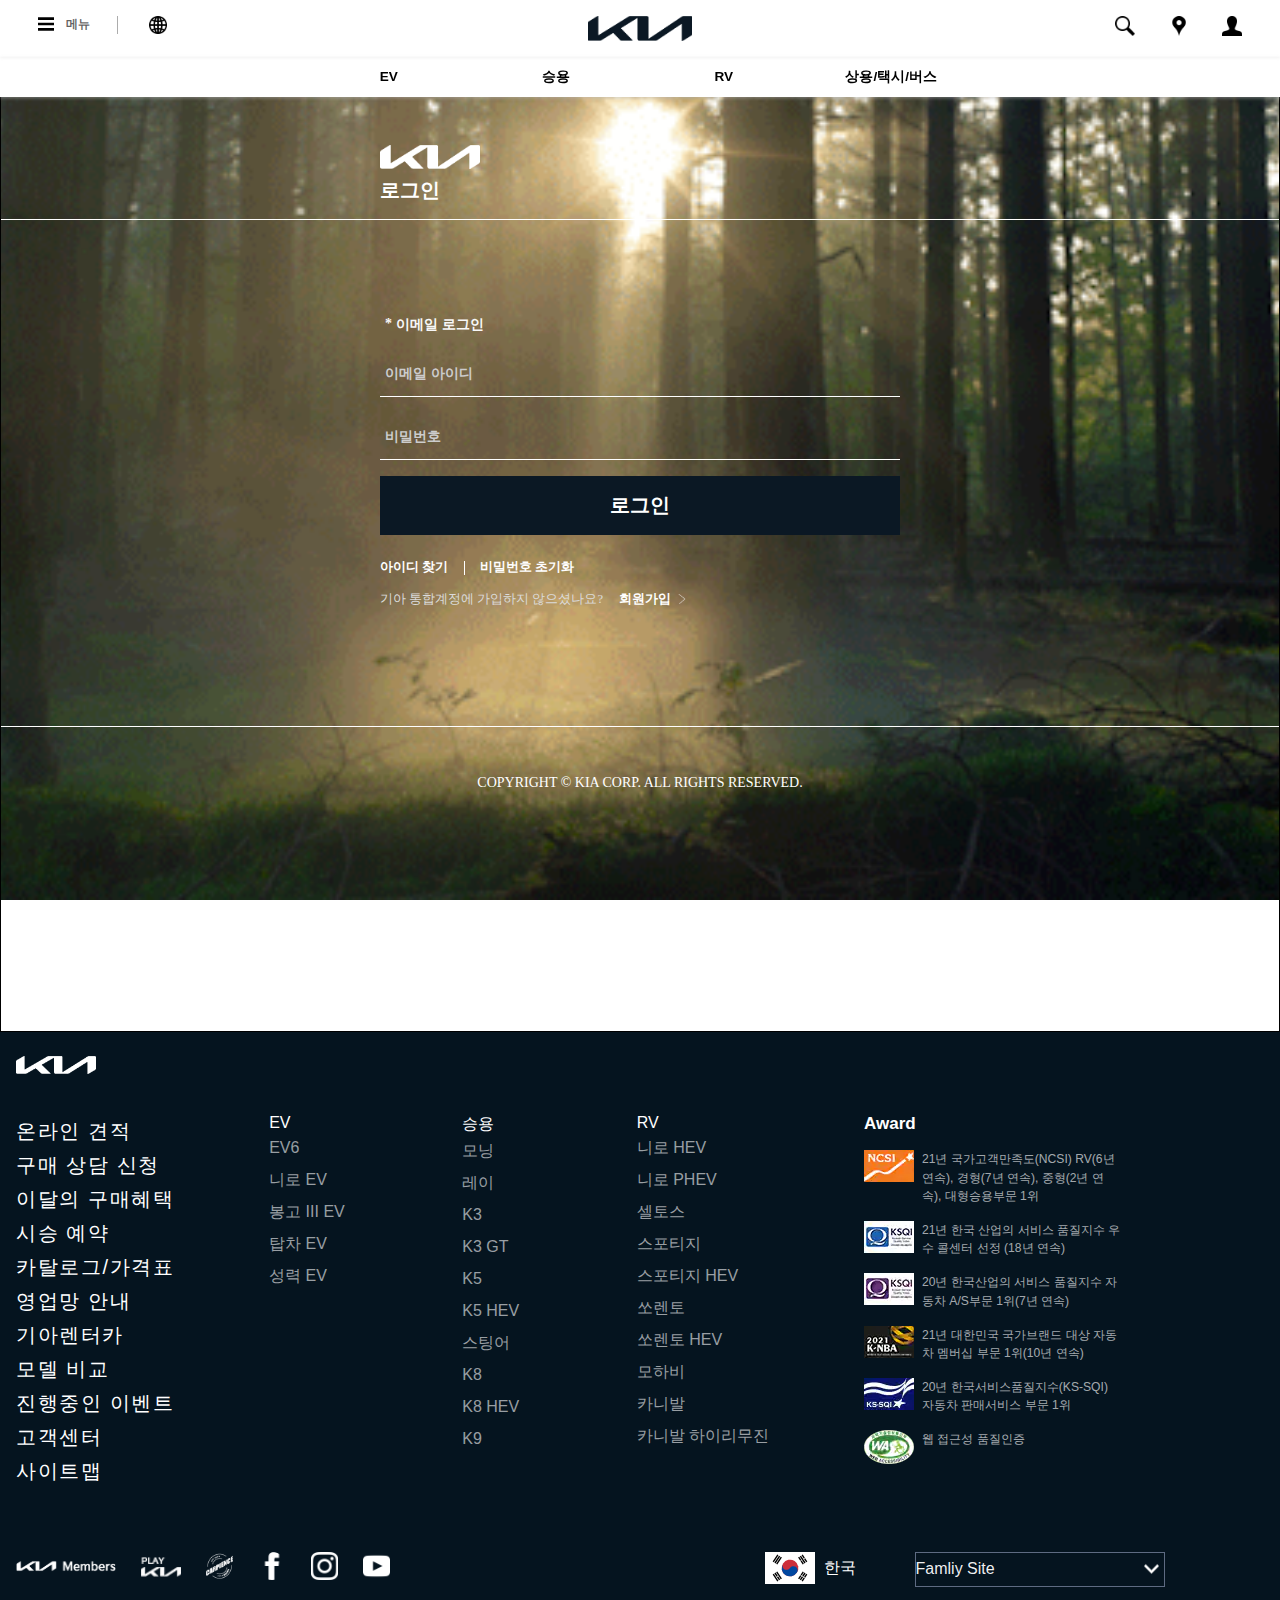
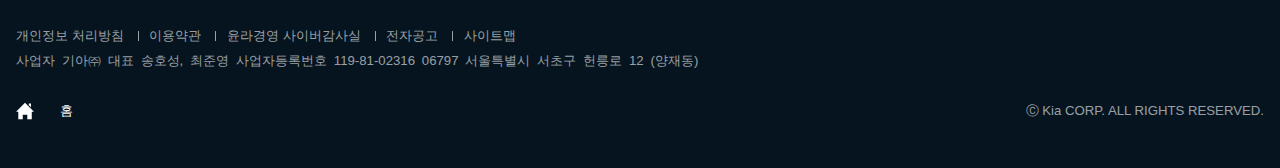
<file: login.html>
<!DOCTYPE html>
<html lang="en">

<head>
    <meta charset="UTF-8">
    <meta name="viewport" content="width=device-width, initial-scale=1.0">
    <title>KIA Login</title>
    <link rel="stylesheet" href="css/login.css">
    <link rel="shortcut icon" href="favicon.ico" type="image/x-icon">
    <link rel="icon" href="favicon.ico" type="image/x-icon">
    <script src="js/header.js" defer></script>
    <script src="js/footer.js" defer></script>
    <script src="js/login.js" defer></script>
</head>

<body>
    <div id="wrap">
        <div class="header">
            <div class="inner-header">
                <div class="nav">
                    <div class="top-nav">
                        <div class="left-top-nav">
                            <ul>
                                <li class="sideBar"><span class="sideBar"></span><p>메뉴</p></li>
                                <li><a href="#"><span class="globe"></span></a></li>
                            </ul>
                        </div>
                        <div class="logo">
                            <a href="/KIA/">
                                <span class="hLogo"></span>
                            </a>
                        </div>
                        <div class="right-top-nav">
                            <ul>
                                <li><span class="search"></span></li>
                                <li><a href="#"><span class="location"></span></a></li>
                                <li><a href="/KIA/login"><span class="login"></span></a></li>
                            </ul>
                        </div>
                    </div>
                    <div class="bottom-nav">
                        <div class="gnb">
                            <ul>
                                <li><a href="#">EV</a>
                                    <ul class="gnbSub">
                                        <li><a href="#">EV6</a></li>
                                        <li><a href="#">니로 EV</a></li>
                                        <li><a href="#">봉고III EV</a></li>
                                        <li><a href="#">탑차 EV</a></li>
                                        <li><a href="#">성력 EV</a></li>
                                    </ul>
                                </li>
                                <li><a href="#">승용</a>
                                    <ul class="gnbSub">
                                        <li><a href="#">모닝</a></li>
                                        <li><a href="#">레이</a></li>
                                        <li><a href="#">K3</a></li>
                                        <li><a href="#">K3 GT</a></li>
                                        <li><a href="#">K5</a></li>
                                        <li><a href="#">K5 하이브리드</a></li>
                                        <li><a href="#">스팅어</a></li>
                                        <li><a href="#">K8</a></li>
                                        <li><a href="#">K8 하이브리드</a></li>
                                        <li><a href="#">K9</a></li>
                                    </ul>
                                </li>
                                <li><a href="#">RV</a>
                                    <ul class="gnbSub">
                                        <li><a href="#">니로</a></li>
                                        <li><a href="#">니로 플러그인 하이브리드</a></li>
                                        <li><a href="#">셀토스</a></li>
                                        <li><a href="#">스포티지</a></li>
                                        <li><a href="#">스포티지 하이브리드</a></li>
                                        <li><a href="#">쏘렌토</a></li>
                                        <li><a href="#">쏘렌토 하이브리드</a></li>
                                        <li><a href="#">모하비</a></li>
                                        <li><a href="#">카니발</a></li>
                                        <li><a href="#">카니발 하이리무진</a></li>
                                    </ul>
                                </li>
                                <li><a href="#">상용/택시/버스</a>
                                    <ul class="gnbSub">
                                        <li><a href="#">K5 택시</a></li>
                                        <li><a href="#">K8 택시</a></li>
                                        <li><a href="#">봉고III트럭</a></li>
                                        <li><a href="#">탑차</a></li>
                                        <li><a href="#">건설</a></li>
                                        <li><a href="#">성력</a></li>
                                        <li><a href="#">수송</a></li>
                                        <li><a href="#">그랜버드</a></li>
                                    </ul>
                                </li>
                            </ul>
                        </div>
                    </div>
                </div>
                <div class="sub-nav">
                    <div class="sub-nav-con">
                        <span class="nav-con"></span>
                    </div>
                </div>
                <div class="windowSearch">
                    <div class="searchCon">
                        <span class="searchClose"></span>
                        <form action="searchOk.do" method="POST" name="searchBox" id="searchBox">
                            <input type="search" name="search" id="search" placeholder="검색...">
                            <input type="button" name="searchOk" value="searchOk" id="searchOkBtn">
                        </form>
                    </div>
                </div>
            </div>
        </div>
        <div class="menu-con">
            <span class="close"></span>
            <div class="menuNav">
                <div class="top-menuNav">
                    <div class="left-menuNav">
                        <ul>
                            <li><a href="#">차량</a></li>
                            <li><a href="#">구매정보</a></li>
                            <li><a href="#">체험센터</a></li>
                            <li><a href="#">이벤트</a></li>
                            <li><a href="#">고객센터</a></li>
                        </ul>
                    </div>
                    <div class="right-menuNav">
                        <ul>
                            <li><a href="#">브랜드</a></li>
                            <li><a href="#">KIA EV</a></li>
                            <li><a href="#">기아 멤버스</a></li>
                        </ul>
                    </div>
                </div>
                <div class="bottom-menuNav">
                    <ul>
                        <li><a href="#">온라인 견적</a></li>
                        <li><a href="#">카탈로그/가격표</a></li>
                        <li><a href="#">이달의 구매혜택</a></li>
                        <li><a href="#">구매 상담 신청</a></li>
                        <li><a href="#">시승 예약</a></li>
                    </ul>
                </div>
            </div>
        </div>
        <div class="windowLogin">
            <div class="loginCon">
                <form action="loginOk.do" method="POST" name="loginForm" id="loginForm">
                    <div class="login-title">
                        <h1 class="login-title-con">
                            <img src="img/logo.png" alt="login-logo">
                        </h1>
                        <p class="myKia">My KIA</p>
                    </div>
                    <div class="login-con">
                        <label>이메일 로그인</label>
                        <input type="email" name="userId" id="userId" placeholder="이메일 주소">
                        <input type="password" name="userPw" id="userPw" placeholder="비밀번호">
                        <input type="button" name="loginBtn" id="loginBtn" value="로그인">
                        <p><a href="#">아이디 찾기</a><a href="#">비밀번호 초기화</a></p>
                        <p>기아 통합계정에 가입하지 않으셨나요?<a href="/KIA/join">회원가입</a></p>
                    </div>
                </form>
                <p>COPYRIGHT © KIA CORP. ALL RIGHTS RESERVED.</p>
            </div>
        </div>
        <div class="container">
            <div class="inner-container">
                <div class="login">
                    <div class="login-title">
                        <div class="login-title-top">
                            <h1 class="logo"><img src="img/logo-white.png" alt="메인로고"></h1>
                            <h2>
                                로그인
                            </h2>
                        </div>
                    </div>
                    <form action="loginOk.do" method="POST" id="loginOkForm">
                        <ul>
                            <li class="formTitle">
                                <h1>이메일 로그인</h1>
                            </li>
                            <li class="inputClass">
                                <input type="email" name="userIdMain" id="userIdMain" placeholder="이메일 아이디">
                            </li>
                            <li class="inputClass">
                                <input type="password" name="userPwMain" id="userPwMain" placeholder="비밀번호">
                            </li>
                            <li class="inputClass">
                                <input type="button" name="loginOkBtn" id="loginOkBtn" value="로그인">
                            </li>
                            <li>
                                <p><a href="#">아이디 찾기</a><a href="#">비밀번호 초기화</a></p>
                                <p>기아 통합계정에 가입하지 않으셨나요?<a href="/KIA/join">회원가입</a></p>
                            </li>
                        </ul>
                    </form>
                    <p>COPYRIGHT © KIA CORP. ALL RIGHTS RESERVED.</p>
                </div>
            </div>
        </div>
        <div class="footer">
            <div class="inner-footer">
                <div class="fSections">
                    <div class="fSection sec1">
                        <h1 class="fSecLogo"><img src="img/logo-white.png" alt="logo"></h1>
                        <div class="footer-con">
                            <div class="footer-menu">
                                <ul>
                                    <li><a href="#">온라인 견적</a></li>
                                    <li><a href="#">구매 상담 신청</a></li>
                                    <li><a href="#">이달의 구매혜택</a></li>
                                    <li><a href="#">시승 예약</a></li>
                                    <li><a href="#">카탈로그/가격표</a></li>
                                    <li><a href="#">영업망 안내</a></li>
                                    <li><a href="#">기아렌터카</a></li>
                                    <li><a href="#">모델 비교</a></li>
                                    <li><a href="#">진행중인 이벤트</a></li>
                                    <li><a href="#">고객센터</a></li>
                                    <li><a href="#">사이트맵</a></li>
                                </ul>
                            </div>
                            <div class="footer-models">
                                <div class="model-box">
                                    <div class="model-box-title">EV</div>
                                    <ul>
                                        <li><a href="#">EV6</a></li>
                                        <li><a href="#">니로 EV</a></li>
                                        <li><a href="#">봉고 III EV</a></li>
                                        <li><a href="#">탑차 EV</a></li>
                                        <li><a href="#">성력 EV</a></li>
                                    </ul>
                                </div>
                                <div class="model-box">
                                    <div class="model-box-title">승용</div>
                                    <ul>
                                        <li><a href="#">모닝</a></li>
                                        <li><a href="#">레이</a></li>
                                        <li><a href="#">K3</a></li>
                                        <li><a href="#">K3 GT</a></li>
                                        <li><a href="#">K5</a></li>
                                        <li><a href="#">K5 HEV</a></li>
                                        <li><a href="#">스팅어</a></li>
                                        <li><a href="#">K8</a></li>
                                        <li><a href="#">K8 HEV</a></li>
                                        <li><a href="#">K9</a></li>
                                    </ul>
                                </div>
                                <div class="model-box">
                                    <div class="model-box-title">RV</div>
                                    <ul>
                                        <li><a href="#">니로 HEV</a></li>
                                        <li><a href="#">니로 PHEV</a></li>
                                        <li><a href="#">셀토스</a></li>
                                        <li><a href="#">스포티지</a></li>
                                        <li><a href="#">스포티지 HEV</a></li>
                                        <li><a href="#">쏘렌토</a></li>
                                        <li><a href="#">쏘렌토 HEV</a></li>
                                        <li><a href="#">모하비</a></li>
                                        <li><a href="#">카니발</a></li>
                                        <li><a href="#">카니발 하이리무진</a></li>
                                    </ul>
                                </div>
                            </div>
                            <div class="Award">
                                <div class="Award-title">
                                    <h2>Award</h2>
                                </div>
                                <ul>
                                    <li>
                                        <div class="aWardImg"><img src="img/f_mark05.webp" alt="1"></div>
                                        <div class="aWardCon">
                                            <p>21년 국가고객만족도(NCSI)
                                                RV(6년 연속), 경형(7년 연속),
                                                중형(2년 연속), 대형승용부문 1위</p>
                                        </div>
                                    </li>
                                    <li>
                                        <div class="aWardImg"><img src="img/f_mark01.webp" alt="2"></div>
                                        <div class="aWardCon">
                                            <p>21년 한국 산업의 서비스 품질지수
                                                우수 콜센터 선정 (18년 연속)</p>
                                        </div>
                                    </li>
                                    <li>
                                        <div class="aWardImg"><img src="img/f_mark02.webp" alt="3"></div>
                                        <div class="aWardCon">
                                            <p>20년 한국산업의 서비스 품질지수
                                                자동차 A/S부문 1위(7년 연속)</p>
                                        </div>
                                    </li>
                                    <li>
                                        <div class="aWardImg"><img src="img/f_mark03.webp" alt="4"></div>
                                        <div class="aWardCon">
                                            <p>21년 대한민국 국가브랜드 대상
                                                자동차 멤버십 부문 1위(10년 연속)</p>
                                        </div>
                                    </li>
                                    <li>
                                        <div class="aWardImg"><img src="img/f_mark07.webp" alt="5"></div>
                                        <div class="aWardCon">
                                            <p>20년 한국서비스품질지수(KS-SQI)
                                                자동차 판매서비스 부문 1위</p>
                                        </div>
                                    </li>
                                    <li>
                                        <div class="aWardImg"><img src="img/f_mark06.webp" alt="6"></div>
                                        <div class="aWardCon">
                                            <p>웹 접근성 품질인증</p>
                                        </div>
                                    </li>
                                </ul>
                            </div>
                        </div>
                    </div>
                    <div class="fSection sec2">
                        <div class="footer-con2">
                            <div class="fCon1">
                                <div class="fCon1Left">
                                    <ul>
                                        <li><a href="#"></a></li>
                                        <li><a href="#"></a></li>
                                        <li><a href="#"></a></li>
                                        <li><a href="#"></a></li>
                                        <li><a href="#"></a></li>
                                        <li><a href="#"></a></li>
                                    </ul>
                                </div>
                                <div class="fCon1Right">
                                    <ul>
                                        <li><a href=""></a> 한국</li>
                                        <li>
                                            <a href="#">
                                                Famliy Site
                                            </a>
                                            <div class="familySub">
                                                <ul>
                                                    <li><a href="#">현대자동차그룹</a></li>
                                                    <li><a href="#">브랜드</a></li>
                                                    <li><a href="#">기아멤버스</a></li>
                                                    <li><a href="#">기아블로그 'PLAY Kia'</a></li>
                                                    <li><a href="#">기아 드라이빙 아카데미</a></li>
                                                    <li><a href="#">인재 체용</a></li>
                                                    <li><a href="#">IR</a></li>
                                                    <li><a href="#">동반 성장</a></li>
                                                    <li><a href="#">지속가능경영</a></li>
                                                    <li><a href="#">글로벌경영연구소</a></li>
                                                    <li><a href="#">기아 타이거즈</a></li>
                                                    <li><a href="#">기아 군용</a></li>
                                                    <li><a href="#">Kia Connect</a></li>
                                                </ul>
                                            </div>
                                        </li>
                                    </ul>
                                </div>
                            </div>
                            <div class="fCon2">
                                <div class="topBox">
                                    <ul>
                                        <li><a href="#">개인정보 처리방침</a></li>
                                        <li><a href="#">이용약관</a></li>
                                        <li><a href="#">윤라경영 사이버감사실</a></li>
                                        <li><a href="#">전자공고</a></li>
                                        <li><a href="#">사이트맵</a></li>
                                    </ul>
                                </div>
                                <div class="bottomBox">
                                    <p>
                                        사업자 기아㈜ 대표 송호성, 최준영 사업자등록번호 119-81-02316 06797 서울특별시 서초구 헌릉로 12 (양재동)
                                    </p>
                                </div>
                            </div>
                            <div class="fCon3">
                                <div class="leftBox">
                                    <a href="/KIA/">홈</a>
                                </div>
                                <div class="rightBox">
                                    <p>
                                        Ⓒ Kia CORP. ALL RIGHTS RESERVED.
                                    </p>
                                </div>
                            </div>
                        </div>
                    </div>
                </div>
            </div>
        </div>
    </div>
</body>

</html>
</file>
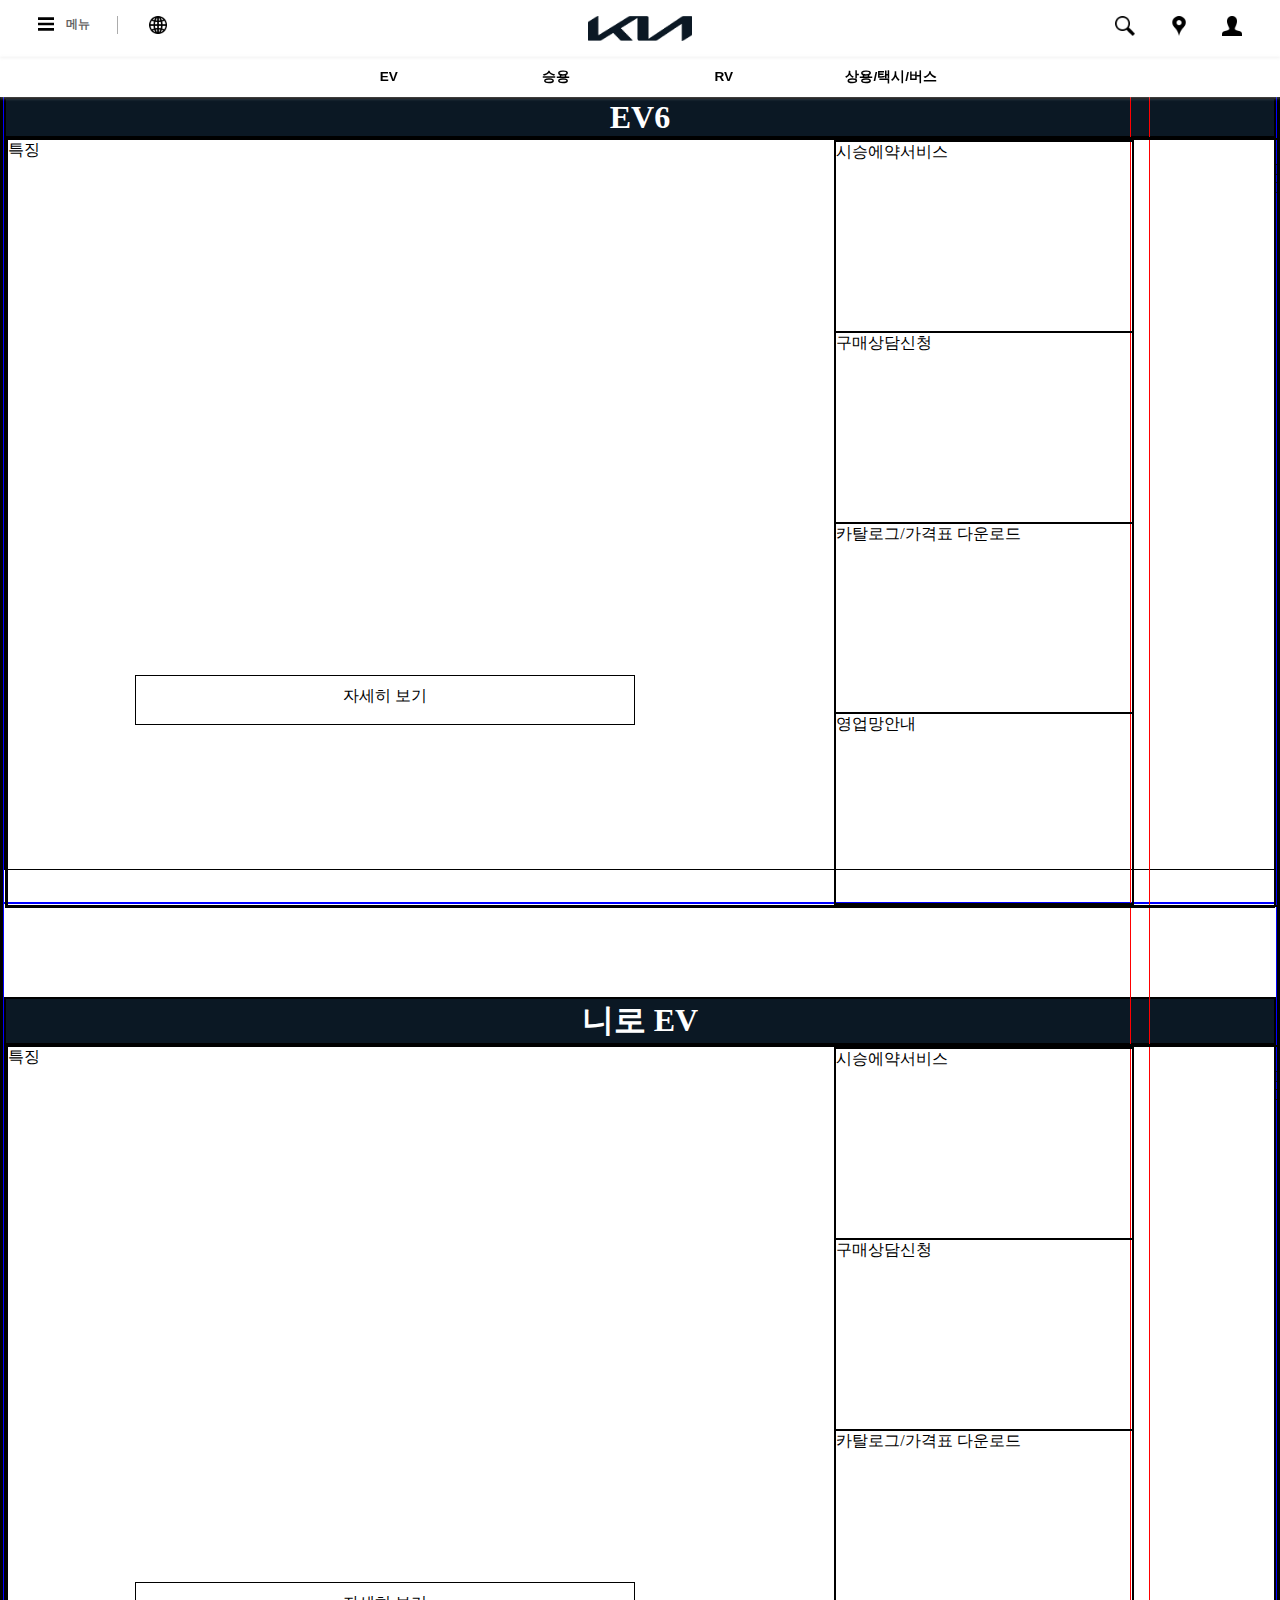
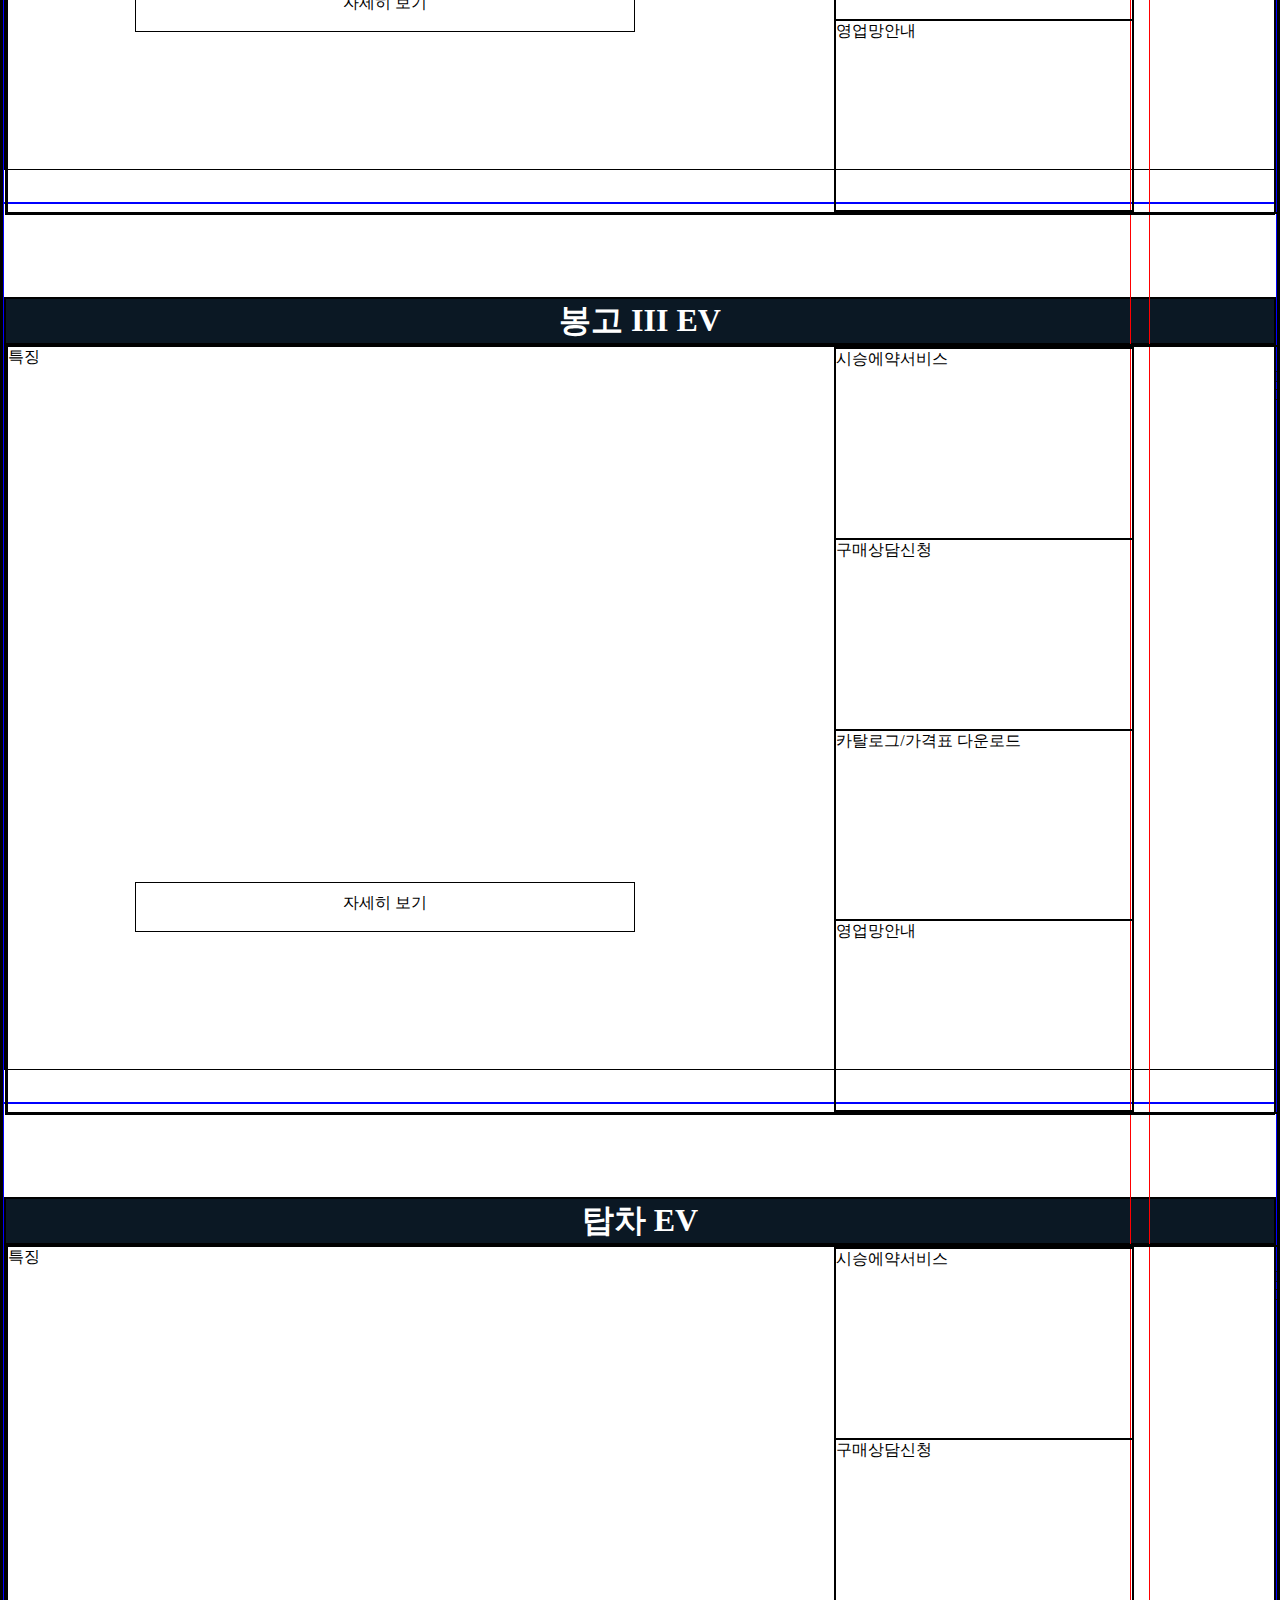
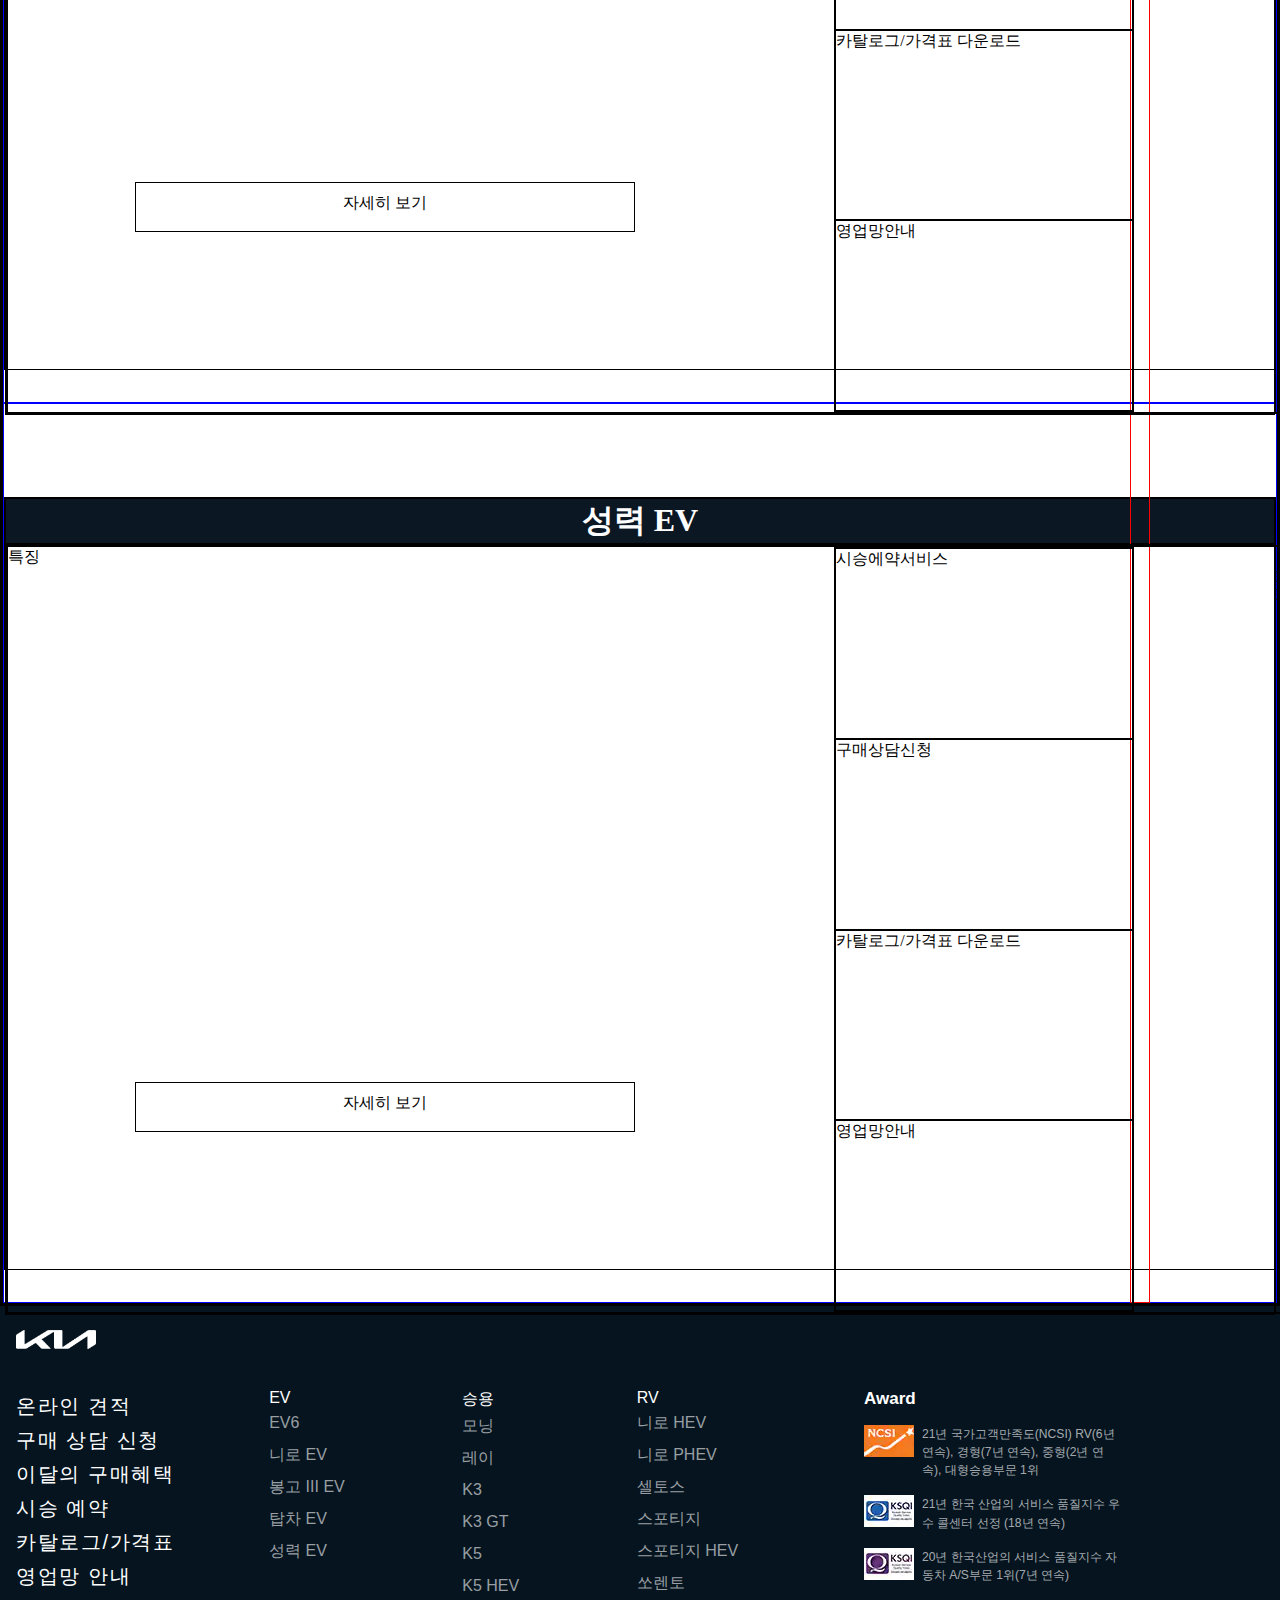
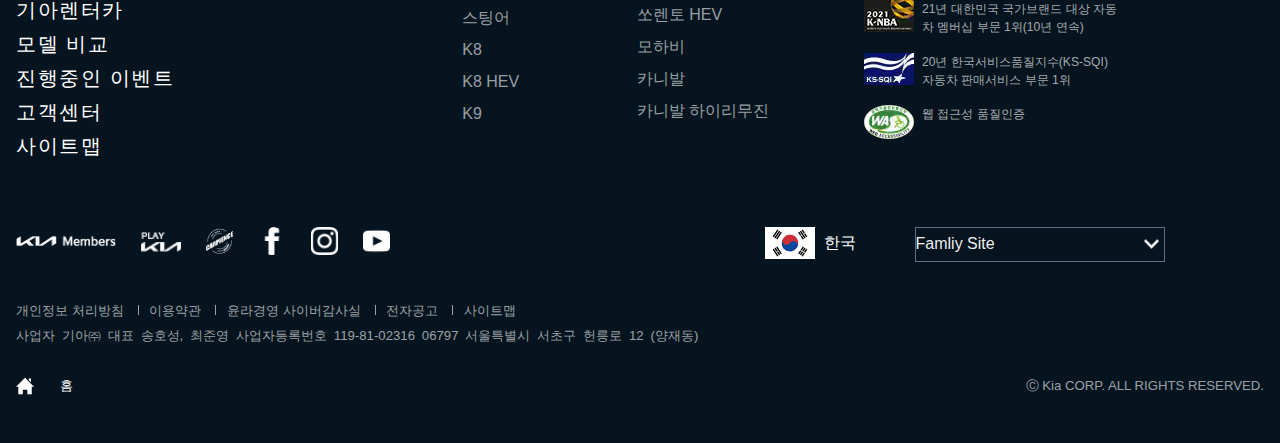
<file: sub-EV.html>
<!DOCTYPE html>
<html lang="en">

<head>
    <meta charset="UTF-8">
    <meta http-equiv="X-UA-Compatible" content="IE=edge">
    <meta name="viewport" content="width=device-width, initial-scale=1.0">
    <title>KIA EV</title>
    <link rel="stylesheet" href="css/sub-page.css">
    <script src="js/header.js" defer></script>
    <script src="js/footer.js" defer></script>
</head>

<body>
    <div id="wrap">
        <div class="header">
            <div class="inner-header">
                <div class="nav">
                    <div class="top-nav">
                        <div class="left-top-nav">
                            <ul>
                                <li class="sideBar"><span class="sideBar"></span> 메뉴</li>
                                <li><a href="#"><span class="globe"></span></a></li>
                            </ul>
                        </div>
                        <div class="logo">
                            <a href="/KIA/">
                                <span class="hLogo"></span>
                            </a>
                        </div>
                        <div class="right-top-nav">
                            <ul>
                                <li><span class="search"></span></li>
                                <li><a href="#"><span class="location"></span></a></li>
                                <li>
                                    <a href="/KIA/login">
                                        <span class="login"></span>
                                    </a>
                                </li>
                            </ul>
                        </div>
                    </div>
                    <div class="bottom-nav">
                        <div class="gnb">
                            <ul>
                                <li><a href="#">EV</a>
                                    <ul class="gnbSub">
                                        <li><a href="#">EV6</a></li>
                                        <li><a href="#">니로 EV</a></li>
                                        <li><a href="#">봉고III EV</a></li>
                                        <li><a href="#">탑차 EV</a></li>
                                        <li><a href="#">성력 EV</a></li>
                                    </ul>
                                </li>
                                <li><a href="#">승용</a>
                                    <ul class="gnbSub">
                                        <li><a href="#">모닝</a></li>
                                        <li><a href="#">레이</a></li>
                                        <li><a href="#">K3</a></li>
                                        <li><a href="#">K3 GT</a></li>
                                        <li><a href="#">K5</a></li>
                                        <li><a href="#">K5 하이브리드</a></li>
                                        <li><a href="#">스팅어</a></li>
                                        <li><a href="#">K8</a></li>
                                        <li><a href="#">K8 하이브리드</a></li>
                                        <li><a href="#">K9</a></li>
                                    </ul>
                                </li>
                                <li><a href="#">RV</a>
                                    <ul class="gnbSub">
                                        <li><a href="#">니로</a></li>
                                        <li><a href="#">니로 플러그인 하이브리드</a></li>
                                        <li><a href="#">셀토스</a></li>
                                        <li><a href="#">스포티지</a></li>
                                        <li><a href="#">스포티지 하이브리드</a></li>
                                        <li><a href="#">쏘렌토</a></li>
                                        <li><a href="#">쏘렌토 하이브리드</a></li>
                                        <li><a href="#">모하비</a></li>
                                        <li><a href="#">카니발</a></li>
                                        <li><a href="#">카니발 하이리무진</a></li>
                                    </ul>
                                </li>
                                <li><a href="#">상용/택시/버스</a>
                                    <ul class="gnbSub">
                                        <li><a href="#">K5 택시</a></li>
                                        <li><a href="#">K8 택시</a></li>
                                        <li><a href="#">봉고III트럭</a></li>
                                        <li><a href="#">탑차</a></li>
                                        <li><a href="#">건설</a></li>
                                        <li><a href="#">성력</a></li>
                                        <li><a href="#">수송</a></li>
                                        <li><a href="#">그랜버드</a></li>
                                    </ul>
                                </li>
                            </ul>
                        </div>
                    </div>
                </div>
                <div class="sub-nav">
                    <div class="sub-nav-con">
                        <span class="nav-con"></span>
                    </div>
                </div>
                <div class="windowSearch">
                    <div class="searchCon">
                        <span class="searchClose"></span>
                        <form action="searchOk.do" method="POST" name="searchBox" id="searchBox">
                            <input type="search" name="search" id="search" placeholder="검색...">
                            <input type="button" name="searchOk" value="searchOk" id="searchOkBtn">
                        </form>
                    </div>
                </div>
            </div>
        </div>
        <div class="menu-con">
            <span class="close"></span>
            <div class="menuNav">
                <div class="top-menuNav">
                    <div class="left-menuNav">
                        <ul>
                            <li><a href="#">차량</a></li>
                            <li><a href="#">구매정보</a></li>
                            <li><a href="#">체험센터</a></li>
                            <li><a href="#">이벤트</a></li>
                            <li><a href="#">고객센터</a></li>
                        </ul>
                    </div>
                    <div class="right-menuNav">
                        <ul>
                            <li><a href="#">브랜드</a></li>
                            <li><a href="#">KIA EV</a></li>
                            <li><a href="#">기아 멤버스</a></li>
                        </ul>
                    </div>
                </div>
                <div class="bottom-menuNav">
                    <ul>
                        <li><a href="#">온라인 견적</a></li>
                        <li><a href="#">카탈로그/가격표</a></li>
                        <li><a href="#">이달의 구매혜택</a></li>
                        <li><a href="#">구매 상담 신청</a></li>
                        <li><a href="#">시승 예약</a></li>
                    </ul>
                </div>
            </div>
        </div>
        <div class="windowLogin">
            <div class="loginCon">
                <form action="loginOk.do" method="POST" name="loginForm" id="loginForm">
                    <div class="login-title">
                        <h1 class="login-title-con">
                            <img src="img/logo.png" alt="login-logo">
                        </h1>
                        <p class="myKia">My KIA</p>
                    </div>
                    <div class="login-con">
                        <label>이메일 로그인</label>
                        <input type="email" name="userId" id="userId" placeholder="이메일 주소">
                        <input type="password" name="userPw" id="userPw" placeholder="비밀번호">
                        <input type="button" name="loginBtn" id="loginBtn" value="로그인">
                        <p><a href="#">아이디 찾기</a><a href="#">비밀번호 초기화</a></p>
                        <p>기아 통합계정에 가입하지 않으셨나요?<a href="/KIA/join">회원가입</a>
                        </p>
                    </div>
                </form>
                <p>COPYRIGHT © KIA CORP. ALL RIGHTS RESERVED.</p>
            </div>
        </div>
        <div class="container">
            <div class="inner-container">
                <div class="sub-page">
                    <div class="sp-sections">
                        <div class="spItems">
                            <ul>
                                <li></li>
                                <li></li>
                                <li></li>
                                <li></li>
                                <li></li>
                            </ul>
                        </div>
                        <div class="section sec1">
                            <div class="sec-con">
                                <div class="sec-top-box">
                                    <h1>
                                        <a href="#">EV6</a>
                                    </h1>
                                </div>
                                <div class="secGallery">
                                    <ul>
                                        <li>특징
                                            <div class="aBox">
                                                <div class="aBoxCon">
                                                    <a href="#">
                                                        <span>자세히 보기</span>
                                                    </a>
                                                </div>
                                            </div>
                                            <ul class="sectionMenu">
                                                <li><a href="#">시승에약서비스</a></li>
                                                <li><a href="#">구매상담신청</a></li>
                                                <li><a href="#">카탈로그/가격표 다운로드</a></li>
                                                <li><a href="#">영업망안내</a></li>
                                            </ul>
                                        </li>
                                        <li>갤러리
                                            <div class="galleryparent">
                                                <div class="galleryBox left"><a href="#">Exterior</a></div>
                                                <div class="galleryBox right">Interior</div>
                                            </div>

                                        </li>
                                        <li>제원
                                            <div class="aBox">
                                                <div class="aBoxCon">
                                                    <a href="#">
                                                        <span>자세히 보기</span>
                                                    </a>
                                                </div>
                                            </div>
                                        </li>
                                        <li>가격
                                            <div class="aBox">
                                                <div class="aBoxCon">
                                                    <a href="#">
                                                        <span>자세히 보기</span>
                                                    </a>
                                                </div>
                                            </div>
                                        </li>
                                    </ul>
                                </div>
                            </div>
                        </div>
                        <div class="section sec2">
                            <div class="sec-con">
                                <div class="sec-top-box">
                                    <h1>
                                        <a href="#">니로 EV</a>
                                    </h1>
                                </div>
                                <div class="secGallery">
                                    <ul>
                                        <li>특징
                                            <div class="aBox">
                                                <div class="aBoxCon">
                                                    <a href="#">
                                                        <span>자세히 보기</span>
                                                    </a>
                                                </div>
                                            </div>
                                            <ul class="sectionMenu">
                                                <li><a href="#">시승에약서비스</a></li>
                                                <li><a href="#">구매상담신청</a></li>
                                                <li><a href="#">카탈로그/가격표 다운로드</a></li>
                                                <li><a href="#">영업망안내</a></li>
                                            </ul>
                                        </li>
                                        <li>갤러리
                                            <div class="galleryparent">
                                                <div class="galleryBox left"><a href="#">Exterior</a></div>
                                                <div class="galleryBox right">Interior</div>
                                            </div>

                                        </li>
                                        <li>제원
                                            <div class="aBox">
                                                <div class="aBoxCon">
                                                    <a href="#">
                                                        <span>자세히 보기</span>
                                                    </a>
                                                </div>
                                            </div>
                                        </li>
                                        <li>가격
                                            <div class="aBox">
                                                <div class="aBoxCon">
                                                    <a href="#">
                                                        <span>자세히 보기</span>
                                                    </a>
                                                </div>
                                            </div>
                                        </li>
                                    </ul>
                                </div>
                            </div>
                        </div>
                        <div class="section sec3">
                            <div class="sec-con">
                                <div class="sec-top-box">
                                    <h1>
                                        <a href="#">봉고 III EV</a>
                                    </h1>
                                </div>
                                <div class="secGallery">
                                    <ul>
                                        <li>특징
                                            <div class="aBox">
                                                <div class="aBoxCon">
                                                    <a href="#">
                                                        <span>자세히 보기</span>
                                                    </a>
                                                </div>
                                            </div>
                                            <ul class="sectionMenu">
                                                <li><a href="#">시승에약서비스</a></li>
                                                <li><a href="#">구매상담신청</a></li>
                                                <li><a href="#">카탈로그/가격표 다운로드</a></li>
                                                <li><a href="#">영업망안내</a></li>
                                            </ul>
                                        </li>
                                        <li>갤러리
                                            <div class="galleryparent">
                                                <div class="galleryBox left"><a href="#">Exterior</a></div>
                                                <div class="galleryBox right">Interior</div>
                                            </div>

                                        </li>
                                        <li>제원
                                            <div class="aBox">
                                                <div class="aBoxCon">
                                                    <a href="#">
                                                        <span>자세히 보기</span>
                                                    </a>
                                                </div>
                                            </div>
                                        </li>
                                        <li>가격
                                            <div class="aBox">
                                                <div class="aBoxCon">
                                                    <a href="#">
                                                        <span>자세히 보기</span>
                                                    </a>
                                                </div>
                                            </div>
                                        </li>
                                    </ul>
                                </div>
                            </div>
                        </div>
                        <div class="section sec4">
                            <div class="sec-con">
                                <div class="sec-top-box">
                                    <h1>
                                        <a href="#">탑차 EV</a>
                                    </h1>
                                </div>
                                <div class="secGallery">
                                    <ul>
                                        <li>특징
                                            <div class="aBox">
                                                <div class="aBoxCon">
                                                    <a href="#">
                                                        <span>자세히 보기</span>
                                                    </a>
                                                </div>
                                            </div>
                                            <ul class="sectionMenu">
                                                <li><a href="#">시승에약서비스</a></li>
                                                <li><a href="#">구매상담신청</a></li>
                                                <li><a href="#">카탈로그/가격표 다운로드</a></li>
                                                <li><a href="#">영업망안내</a></li>
                                            </ul>
                                        </li>
                                        <li>갤러리
                                            <div class="galleryparent">
                                                <div class="galleryBox left"><a href="#">Exterior</a></div>
                                                <div class="galleryBox right">Interior</div>
                                            </div>

                                        </li>
                                        <li>제원
                                            <div class="aBox">
                                                <div class="aBoxCon">
                                                    <a href="#">
                                                        <span>자세히 보기</span>
                                                    </a>
                                                </div>
                                            </div>
                                        </li>
                                        <li>가격
                                            <div class="aBox">
                                                <div class="aBoxCon">
                                                    <a href="#">
                                                        <span>자세히 보기</span>
                                                    </a>
                                                </div>
                                            </div>
                                        </li>
                                    </ul>
                                </div>
                            </div>
                        </div>
                        <div class="section sec5">
                            <div class="sec-con">
                                <div class="sec-top-box">
                                    <h1>
                                        <a href="#">성력 EV</a>
                                    </h1>
                                </div>
                                <div class="secGallery">
                                    <ul>
                                        <li>특징
                                            <div class="aBox">
                                                <div class="aBoxCon">
                                                    <a href="#">
                                                        <span>자세히 보기</span>
                                                    </a>
                                                </div>
                                            </div>
                                            <ul class="sectionMenu">
                                                <li><a href="#">시승에약서비스</a></li>
                                                <li><a href="#">구매상담신청</a></li>
                                                <li><a href="#">카탈로그/가격표 다운로드</a></li>
                                                <li><a href="#">영업망안내</a></li>
                                            </ul>
                                        </li>
                                        <li>갤러리
                                            <div class="galleryparent">
                                                <div class="galleryBox left"><a href="#">Exterior</a></div>
                                                <div class="galleryBox right">Interior</div>
                                            </div>

                                        </li>
                                        <li>제원
                                            <div class="aBox">
                                                <div class="aBoxCon">
                                                    <a href="#">
                                                        <span>자세히 보기</span>
                                                    </a>
                                                </div>
                                            </div>
                                        </li>
                                        <li>가격
                                            <div class="aBox">
                                                <div class="aBoxCon">
                                                    <a href="#">
                                                        <span>자세히 보기</span>
                                                    </a>
                                                </div>
                                            </div>
                                        </li>
                                    </ul>
                                </div>
                            </div>
                        </div>
                    </div>
                </div>
            </div>
        </div>
        <div class="footer">
            <div class="inner-footer">
                <div class="fSections">
                    <div class="fSection sec1">
                        <h1 class="fSecLogo"><img src="img/logo-white.png" alt="logo"></h1>
                        <div class="footer-con">
                            <div class="footer-menu">
                                <ul>
                                    <li><a href="#">온라인 견적</a></li>
                                    <li><a href="#">구매 상담 신청</a></li>
                                    <li><a href="#">이달의 구매혜택</a></li>
                                    <li><a href="#">시승 예약</a></li>
                                    <li><a href="#">카탈로그/가격표</a></li>
                                    <li><a href="#">영업망 안내</a></li>
                                    <li><a href="#">기아렌터카</a></li>
                                    <li><a href="#">모델 비교</a></li>
                                    <li><a href="#">진행중인 이벤트</a></li>
                                    <li><a href="#">고객센터</a></li>
                                    <li><a href="#">사이트맵</a></li>
                                </ul>
                            </div>
                            <div class="footer-models">
                                <div class="model-box">
                                    <div class="model-box-title">EV</div>
                                    <ul>
                                        <li><a href="#">EV6</a></li>
                                        <li><a href="#">니로 EV</a></li>
                                        <li><a href="#">봉고 III EV</a></li>
                                        <li><a href="#">탑차 EV</a></li>
                                        <li><a href="#">성력 EV</a></li>
                                    </ul>
                                </div>
                                <div class="model-box">
                                    <div class="model-box-title">승용</div>
                                    <ul>
                                        <li><a href="#">모닝</a></li>
                                        <li><a href="#">레이</a></li>
                                        <li><a href="#">K3</a></li>
                                        <li><a href="#">K3 GT</a></li>
                                        <li><a href="#">K5</a></li>
                                        <li><a href="#">K5 HEV</a></li>
                                        <li><a href="#">스팅어</a></li>
                                        <li><a href="#">K8</a></li>
                                        <li><a href="#">K8 HEV</a></li>
                                        <li><a href="#">K9</a></li>
                                    </ul>
                                </div>
                                <div class="model-box">
                                    <div class="model-box-title">RV</div>
                                    <ul>
                                        <li><a href="#">니로 HEV</a></li>
                                        <li><a href="#">니로 PHEV</a></li>
                                        <li><a href="#">셀토스</a></li>
                                        <li><a href="#">스포티지</a></li>
                                        <li><a href="#">스포티지 HEV</a></li>
                                        <li><a href="#">쏘렌토</a></li>
                                        <li><a href="#">쏘렌토 HEV</a></li>
                                        <li><a href="#">모하비</a></li>
                                        <li><a href="#">카니발</a></li>
                                        <li><a href="#">카니발 하이리무진</a></li>
                                    </ul>
                                </div>
                            </div>
                            <div class="Award">
                                <div class="Award-title">
                                    <h2>Award</h2>
                                </div>
                                <ul>
                                    <li>
                                        <div class="aWardImg"><img src="img/f_mark05.webp" alt="1"></div>
                                        <div class="aWardCon">
                                            <p>21년 국가고객만족도(NCSI)
                                                RV(6년 연속), 경형(7년 연속),
                                                중형(2년 연속), 대형승용부문 1위</p>
                                        </div>
                                    </li>
                                    <li>
                                        <div class="aWardImg"><img src="img/f_mark01.webp" alt="2"></div>
                                        <div class="aWardCon">
                                            <p>21년 한국 산업의 서비스 품질지수
                                                우수 콜센터 선정 (18년 연속)</p>
                                        </div>
                                    </li>
                                    <li>
                                        <div class="aWardImg"><img src="img/f_mark02.webp" alt="3"></div>
                                        <div class="aWardCon">
                                            <p>20년 한국산업의 서비스 품질지수
                                                자동차 A/S부문 1위(7년 연속)</p>
                                        </div>
                                    </li>
                                    <li>
                                        <div class="aWardImg"><img src="img/f_mark03.webp" alt="4"></div>
                                        <div class="aWardCon">
                                            <p>21년 대한민국 국가브랜드 대상
                                                자동차 멤버십 부문 1위(10년 연속)</p>
                                        </div>
                                    </li>
                                    <li>
                                        <div class="aWardImg"><img src="img/f_mark07.webp" alt="5"></div>
                                        <div class="aWardCon">
                                            <p>20년 한국서비스품질지수(KS-SQI)
                                                자동차 판매서비스 부문 1위</p>
                                        </div>
                                    </li>
                                    <li>
                                        <div class="aWardImg"><img src="img/f_mark06.webp" alt="6"></div>
                                        <div class="aWardCon">
                                            <p>웹 접근성 품질인증</p>
                                        </div>
                                    </li>
                                </ul>
                            </div>
                        </div>
                    </div>
                    <div class="fSection sec2">
                        <div class="footer-con2">
                            <div class="fCon1">
                                <div class="fCon1Left">
                                    <ul>
                                        <li><a href="#"></a></li>
                                        <li><a href="#"></a></li>
                                        <li><a href="#"></a></li>
                                        <li><a href="#"></a></li>
                                        <li><a href="#"></a></li>
                                        <li><a href="#"></a></li>
                                    </ul>
                                </div>
                                <div class="fCon1Right">
                                    <ul>
                                        <li><a href=""></a> 한국</li>
                                        <li>
                                            <a href="#">
                                                Famliy Site
                                            </a>
                                            <div class="familySub">
                                                <ul>
                                                    <li><a href="#">현대자동차그룹</a></li>
                                                    <li><a href="#">브랜드</a></li>
                                                    <li><a href="#">기아멤버스</a></li>
                                                    <li><a href="#">기아블로그 'PLAY Kia'</a></li>
                                                    <li><a href="#">기아 드라이빙 아카데미</a></li>
                                                    <li><a href="#">인재 체용</a></li>
                                                    <li><a href="#">IR</a></li>
                                                    <li><a href="#">동반 성장</a></li>
                                                    <li><a href="#">지속가능경영</a></li>
                                                    <li><a href="#">글로벌경영연구소</a></li>
                                                    <li><a href="#">기아 타이거즈</a></li>
                                                    <li><a href="#">기아 군용</a></li>
                                                    <li><a href="#">Kia Connect</a></li>
                                                </ul>
                                            </div>
                                        </li>
                                    </ul>
                                </div>
                            </div>
                            <div class="fCon2">
                                <div class="topBox">
                                    <ul>
                                        <li><a href="#">개인정보 처리방침</a></li>
                                        <li><a href="#">이용약관</a></li>
                                        <li><a href="#">윤라경영 사이버감사실</a></li>
                                        <li><a href="#">전자공고</a></li>
                                        <li><a href="#">사이트맵</a></li>
                                    </ul>
                                </div>
                                <div class="bottomBox">
                                    <p>
                                        사업자 기아㈜ 대표 송호성, 최준영 사업자등록번호 119-81-02316 06797 서울특별시 서초구 헌릉로 12 (양재동)
                                    </p>
                                </div>
                            </div>
                            <div class="fCon3">
                                <div class="leftBox">
                                    <a href="/KIA/">홈</a>
                                </div>
                                <div class="rightBox">
                                    <p>
                                        Ⓒ Kia CORP. ALL RIGHTS RESERVED.
                                    </p>
                                </div>
                            </div>
                        </div>
                    </div>
                </div>
            </div>
        </div>
    </div>
</body>

</html>
</file>
<file: css/index.css>
@charset "utf-8";
@import url(common/reset.css);
@import url(common/header.css);
@import url(container/container.css);
@import url(common/footer.css);
#wrap{
    width: 100%;
    height: auto;
    border: 0px solid;
}
</file>
<file: css/join.css>
@charset "utf-8";
@import url(common/reset.css);
@import url(common/header.css);
@import url(common/footer.css);
@import url(container/join-main.css);

#wrap{
    width: 100%;
    height: auto;
}
</file>
<file: css/login.css>
@charset "utf-8";
@import url(common/reset.css);
@import url(common/header.css);
@import url(common/footer.css);
@import url(container/login-main.css);

#wrap{
    width: 100%;
    height: auto;
}
</file>
<file: css/sub-page.css>
@charset "utf-8";
@import url(common/reset.css);
@import url(common/header.css);
@import url(common/footer.css);

#wrap{
    width: 100%;
    height: auto;
}
.container{
    width: 100%;
    height: auto;
    border: 1px solid;
}
.container .inner-container{
    width: 100%;
    height: auto;
}
.container .inner-container{
    width: 100%;
    height: auto;
}
.container .inner-container .sub-page{
    width: 100%;
    height: auto;
    border: 1px solid;
}
.container .inner-container .sub-page .sp-sections{
    width: 100%;
    height: auto;
    border: 1px solid;
    position: relative;
}
.container .inner-container .sub-page .sp-sections .spItems{
    width: 20px;
    height: 100%;
    border: 1px solid #f00;
    position: absolute;
    top: 0;
    right: 10%;
}
.container .inner-container .sub-page .sp-sections .section{
    width: 100%;
    height: 100vh;
    border: 1px solid #00f;
    /* position: absolute;
    top: 0;
    left: 0; */
}
.container .inner-container .sub-page .sp-sections .section .sec-con{
    width: 100%;
    height: 86%;
    border: 1px solid;
    margin-top: 93.4px;
}
.container .inner-container .sub-page .sp-sections .section .sec-con .sec-top-box{
    width: 100%;
    height: auto;
    border: 1px solid;
    text-align: center;
    background-color: #0b1824;
}

.container .inner-container .sub-page .sp-sections .section .sec-con .sec-top-box h1 a{
    color: #fff;
    display: block;
}
.container .inner-container .sub-page .sp-sections .section .sec-con .sec-top-box h1 a span{
    display: block;

}

.container .inner-container .sub-page .sp-sections .section .sec-con .sec-top-box h1 a:hover{
    text-decoration: underline;
}
.container .inner-container .sub-page .sp-sections .section .sec-con .secGallery{
    width: 100%;
    height: 100%;
    border: 1px solid;
    position: relative;
}
.container .inner-container .sub-page .sp-sections .section .sec-con .secGallery>ul{
    width: 400%;
    height: 100%;
    border: 1px solid ;
    display: flex;
    justify-content: space-between;
}
.container .inner-container .sub-page .sp-sections .section .sec-con .secGallery>ul>li{
    width: 25%;
    height: auto;
    border: 1px solid;
    position: relative;
}
.container .inner-container .sub-page .sp-sections .section .sec-con .secGallery>ul>li .aBox{
    width: 500px;
    height: 50px;
    border: 1px solid;
    position: absolute;
    top: 70%;
    left: 50%;
    transform: translate(-50%,30%);
}

.container .inner-container .sub-page .sp-sections .section .sec-con .secGallery>ul>li:first-child .aBox{
    top: 70%;
    left: 10%;
    transform: translate(0);
}

.container .inner-container .sub-page .sp-sections .section .sec-con .secGallery>ul>li .aBox .aBoxCon{
    display: block;
    width: 100%;
    height: 100%;
    position: relative;
    overflow: hidden;
}
.container .inner-container .sub-page .sp-sections .section .sec-con .secGallery>ul>li .aBox .aBoxCon>a{
    width: 100%;
    height: 100%;
}
.container .inner-container .sub-page .sp-sections .section .sec-con .secGallery>ul>li .aBox .aBoxCon>a::after{
    content: '';
    width: 100%;
    height: 100%;
    background: #111;
    position: absolute;
    left: 0;
    top: 100%;
    transition: all .5s;
}
.container .inner-container .sub-page .sp-sections .section .sec-con .secGallery>ul>li .aBox .aBoxCon:hover>a::after{
    top: 0;
}

.container .inner-container .sub-page .sp-sections .section .sec-con .secGallery>ul>li .aBox .aBoxCon>a>span{
    display: block;
    width: 100%;
    height: 100%;
    text-align: center;
    line-height: 40px;
    position: absolute;
    z-index: 11;
}
.container .inner-container .sub-page .sp-sections .section .sec-con .secGallery>ul>li .aBox .aBoxCon:hover>a>span{
    color: #fff;
}


.container .inner-container .sub-page .sp-sections .section .sec-con .secGallery>ul>li ul.sectionMenu{
    width: 300px;
    height: 100%;
    border: 1px solid;
    position: absolute;
    top: 0;
    right: 11%;
    display: flex;
    flex-direction: column;
    justify-content: space-between;
}
.container .inner-container .sub-page .sp-sections .section .sec-con .secGallery>ul>li ul.sectionMenu>li{
    width: 100%;
    height: 25%;
    border: 1px solid;
}
</file>
